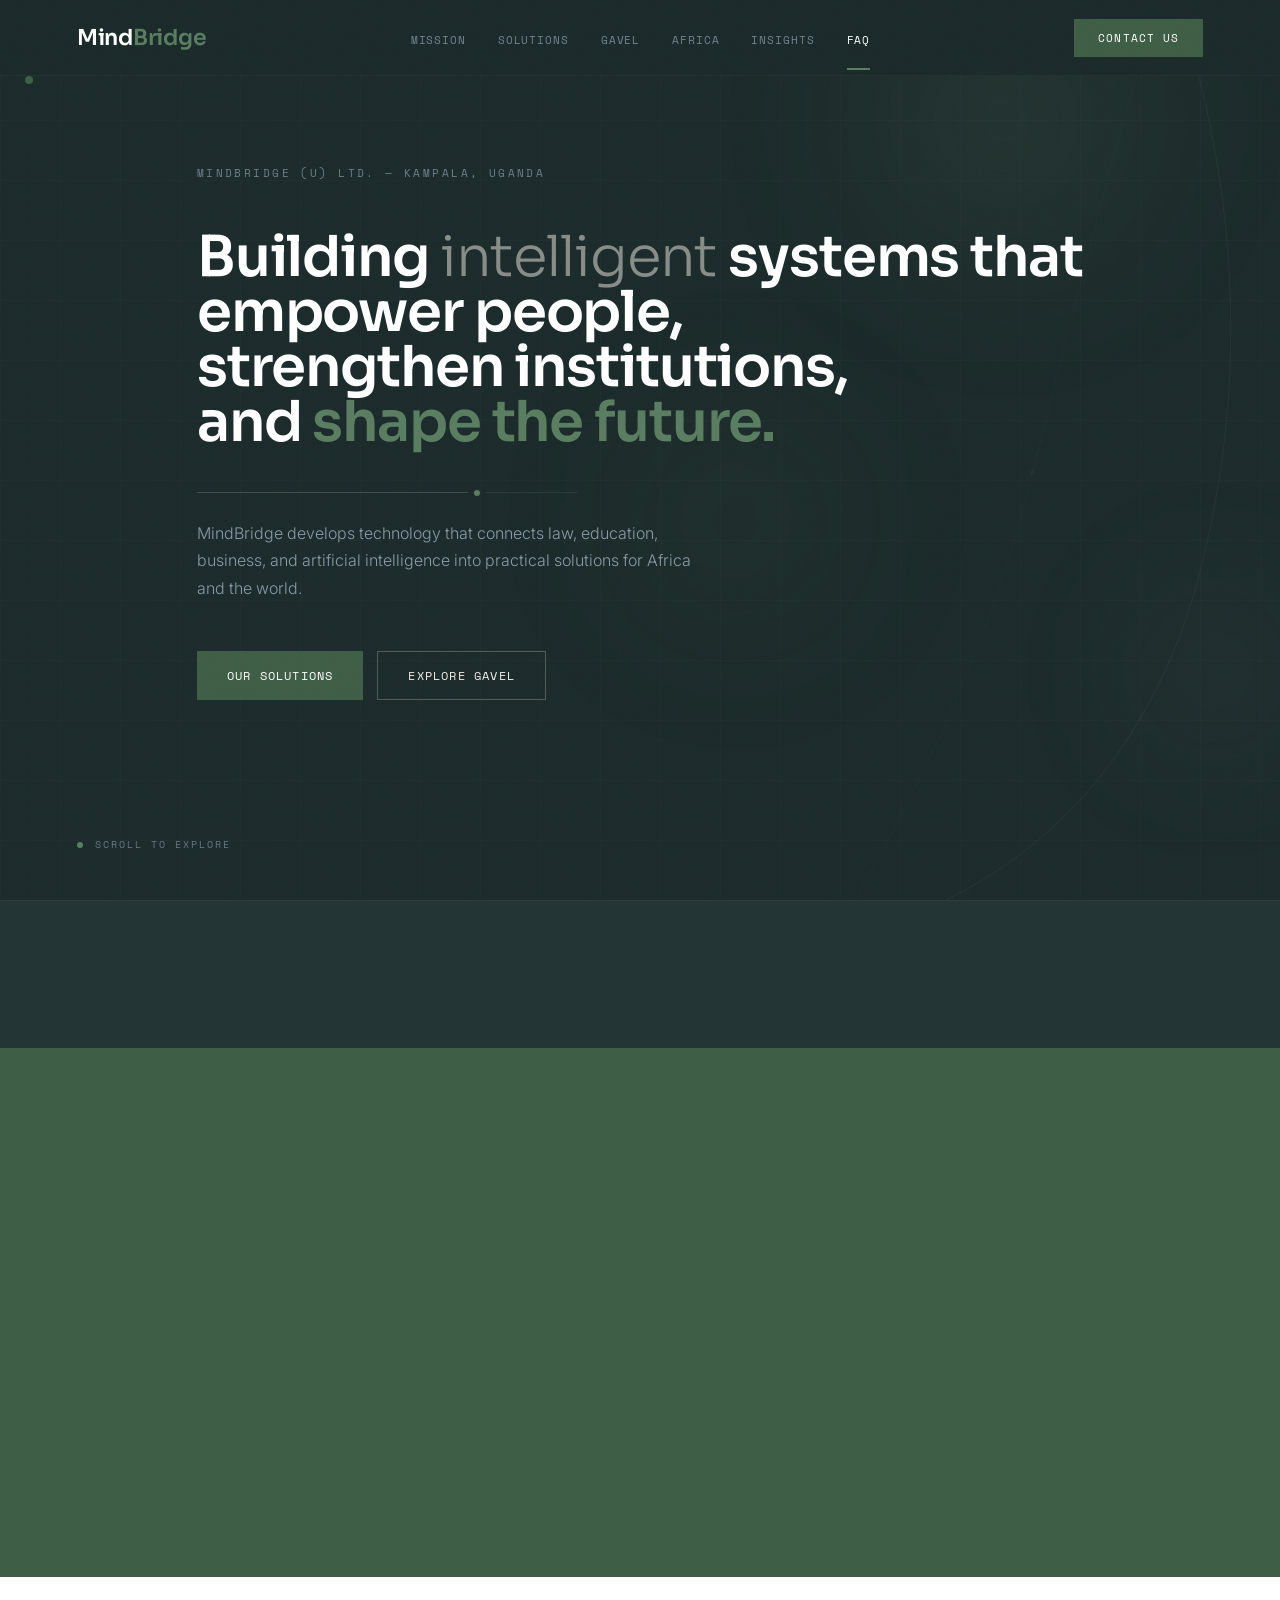
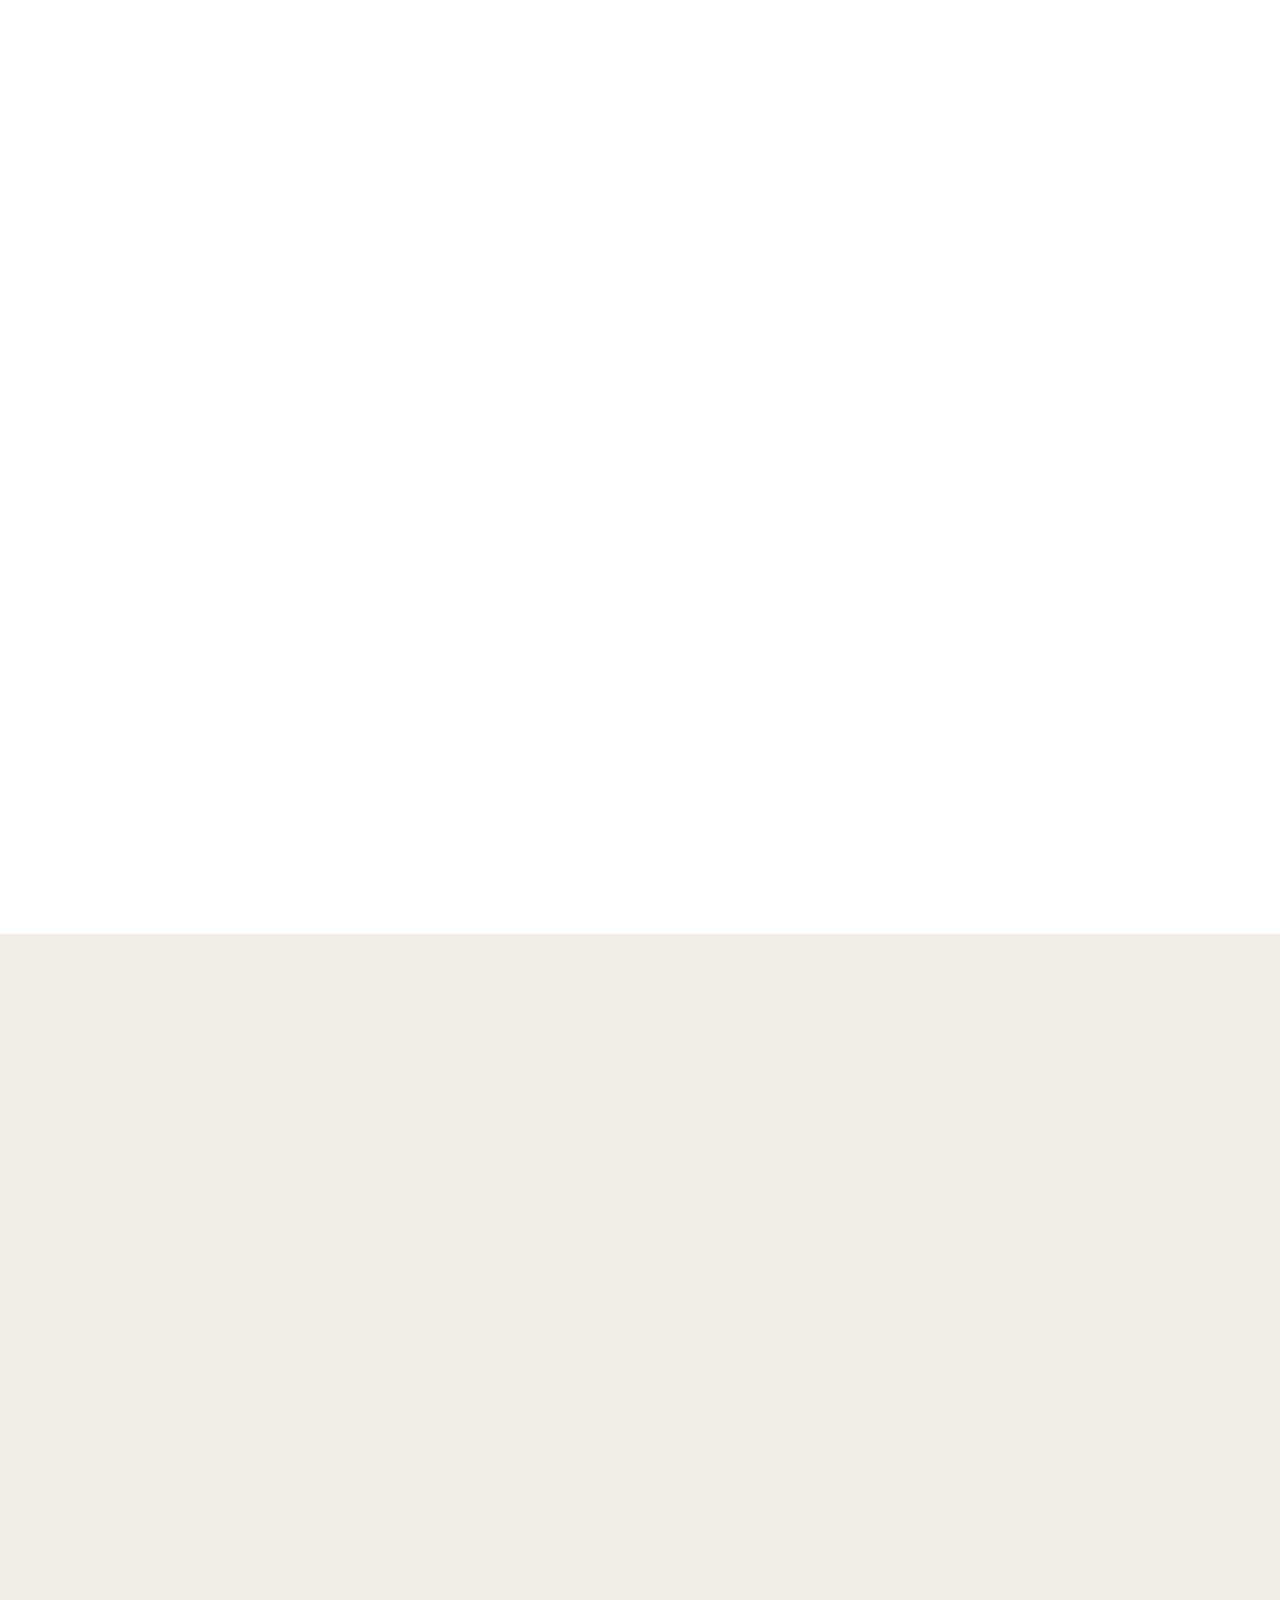
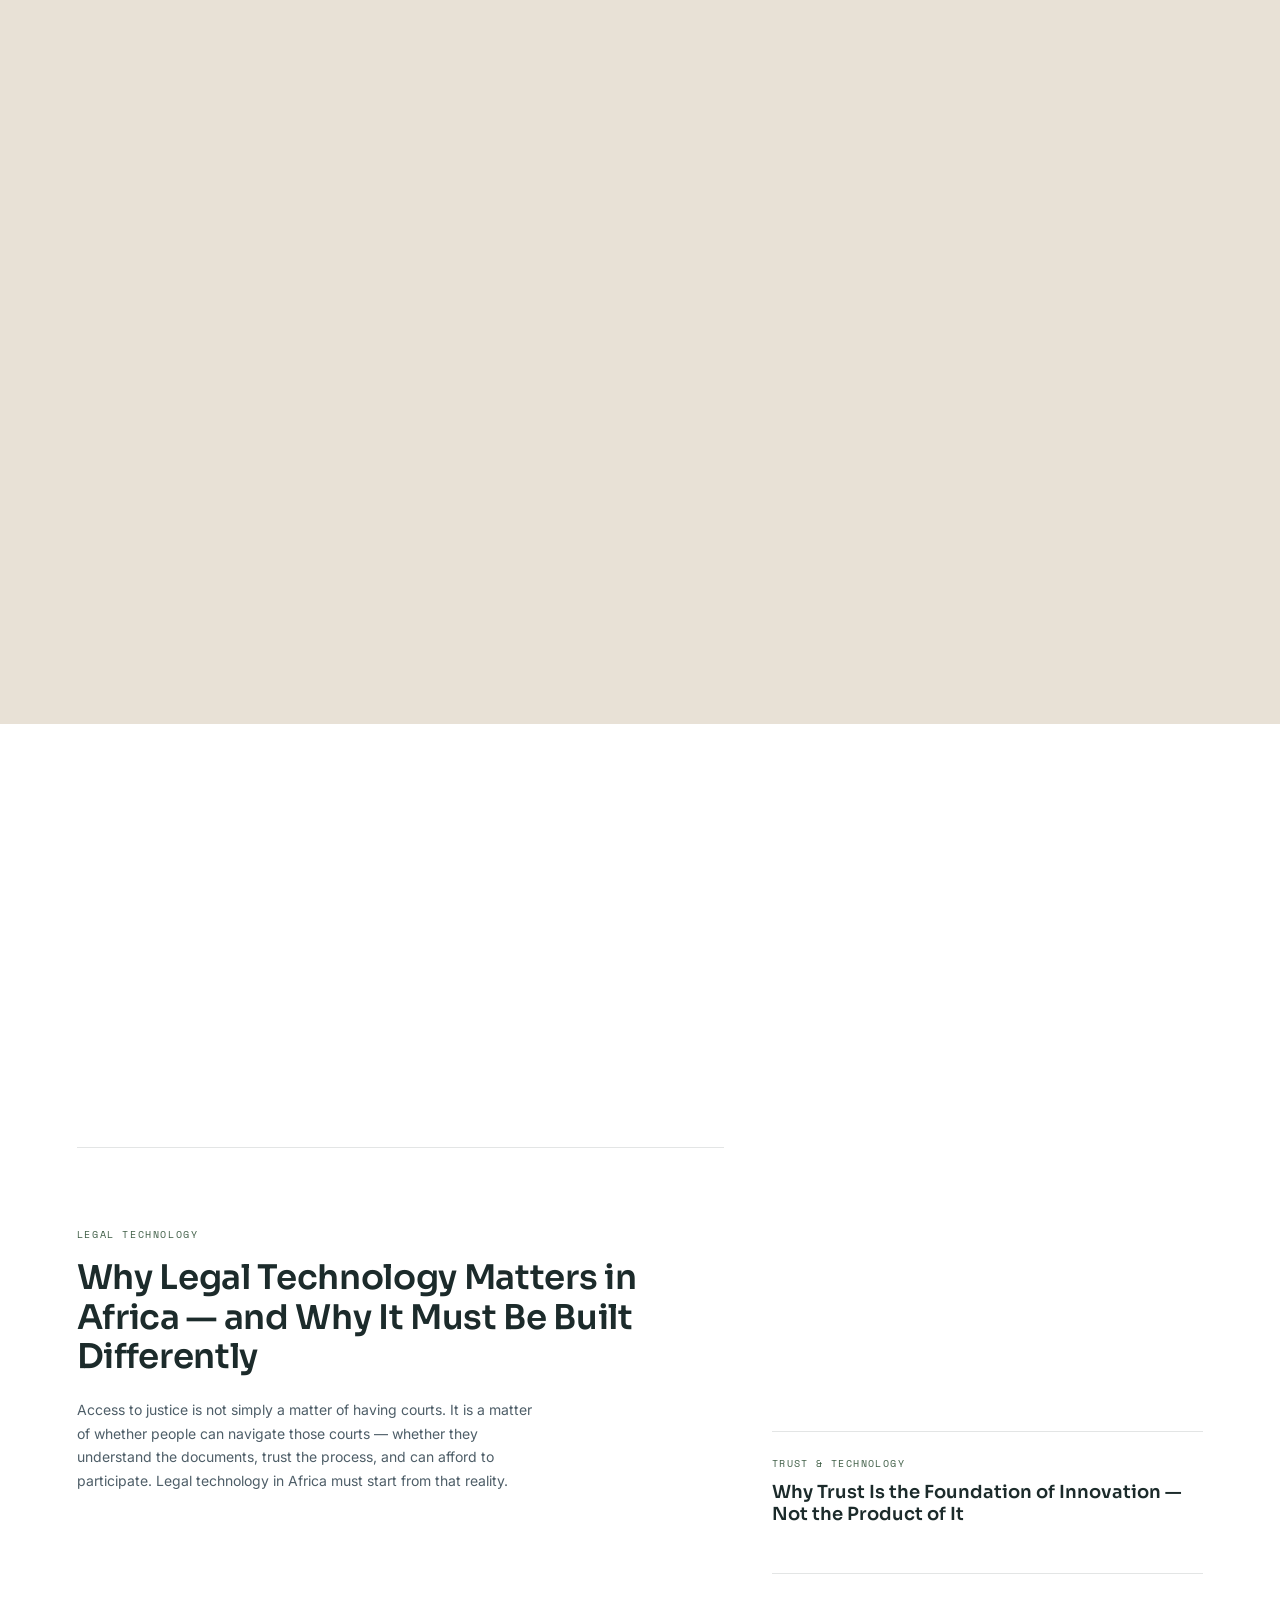
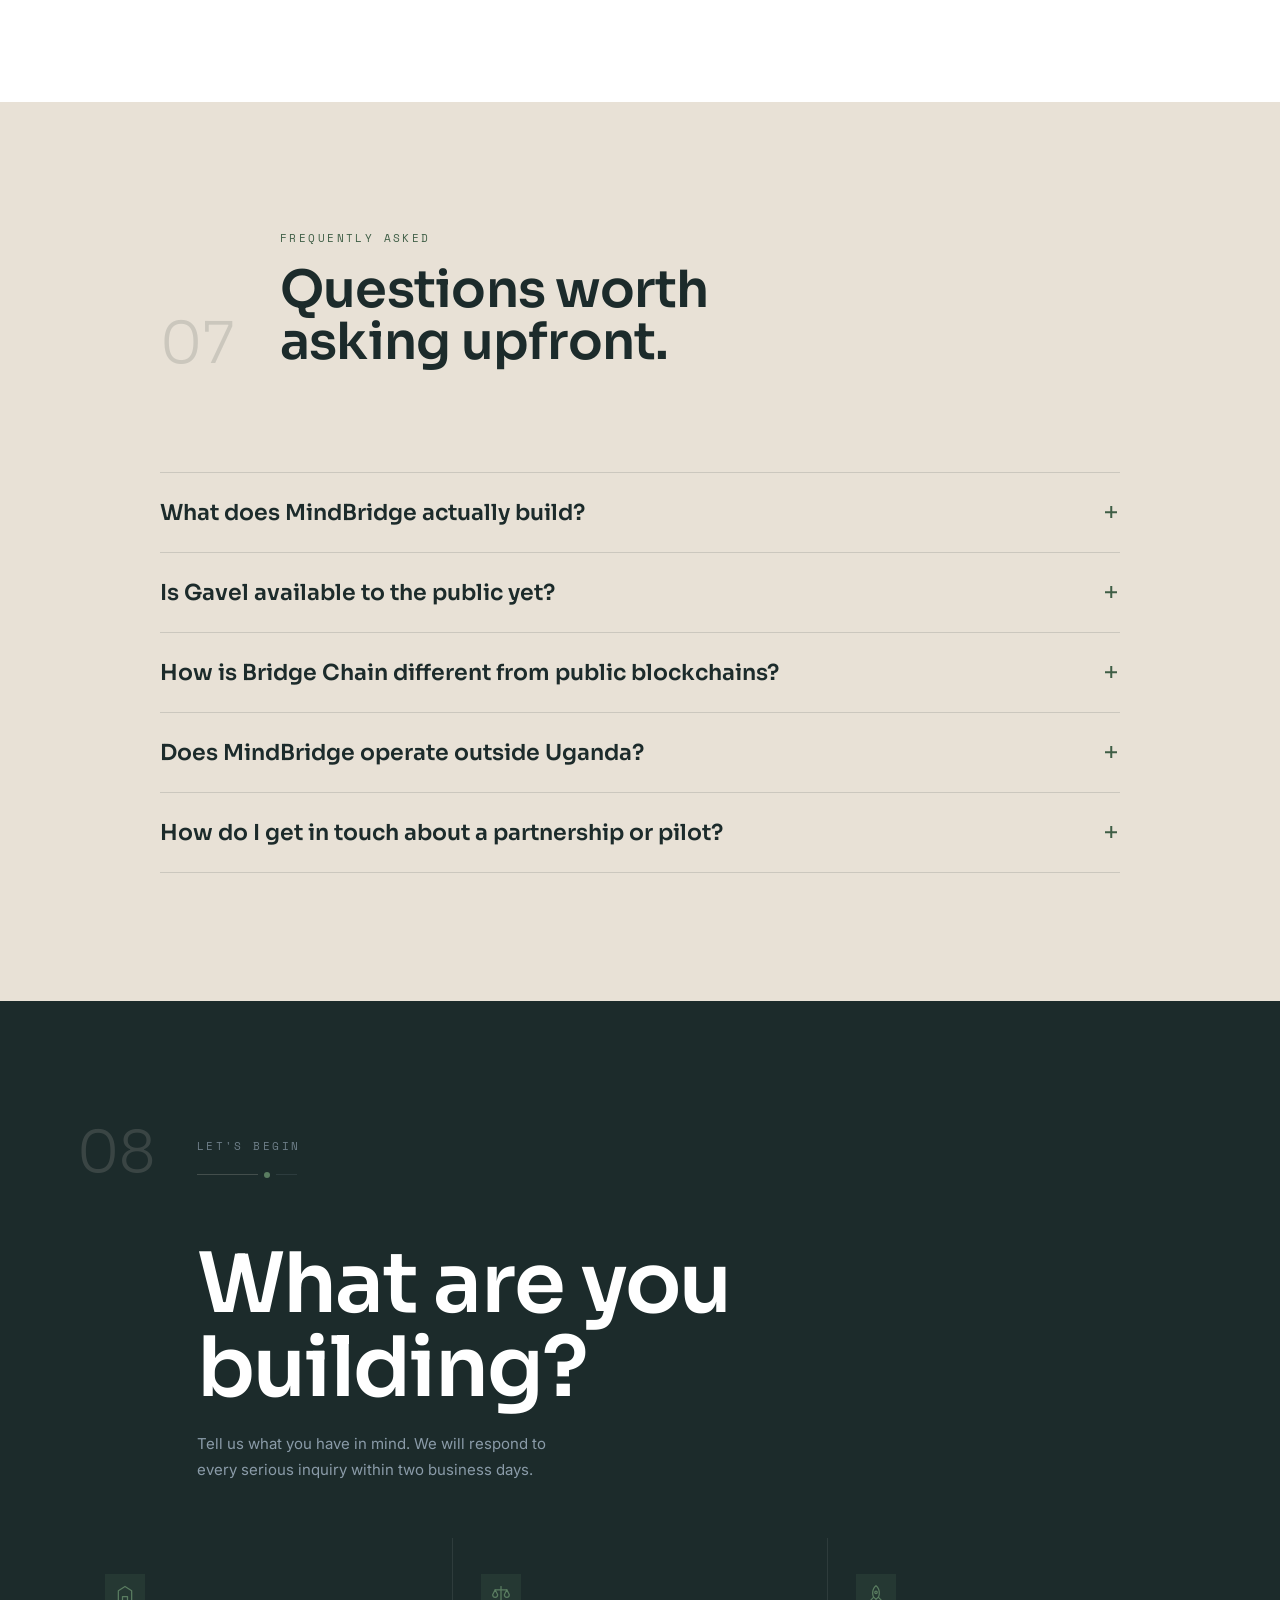
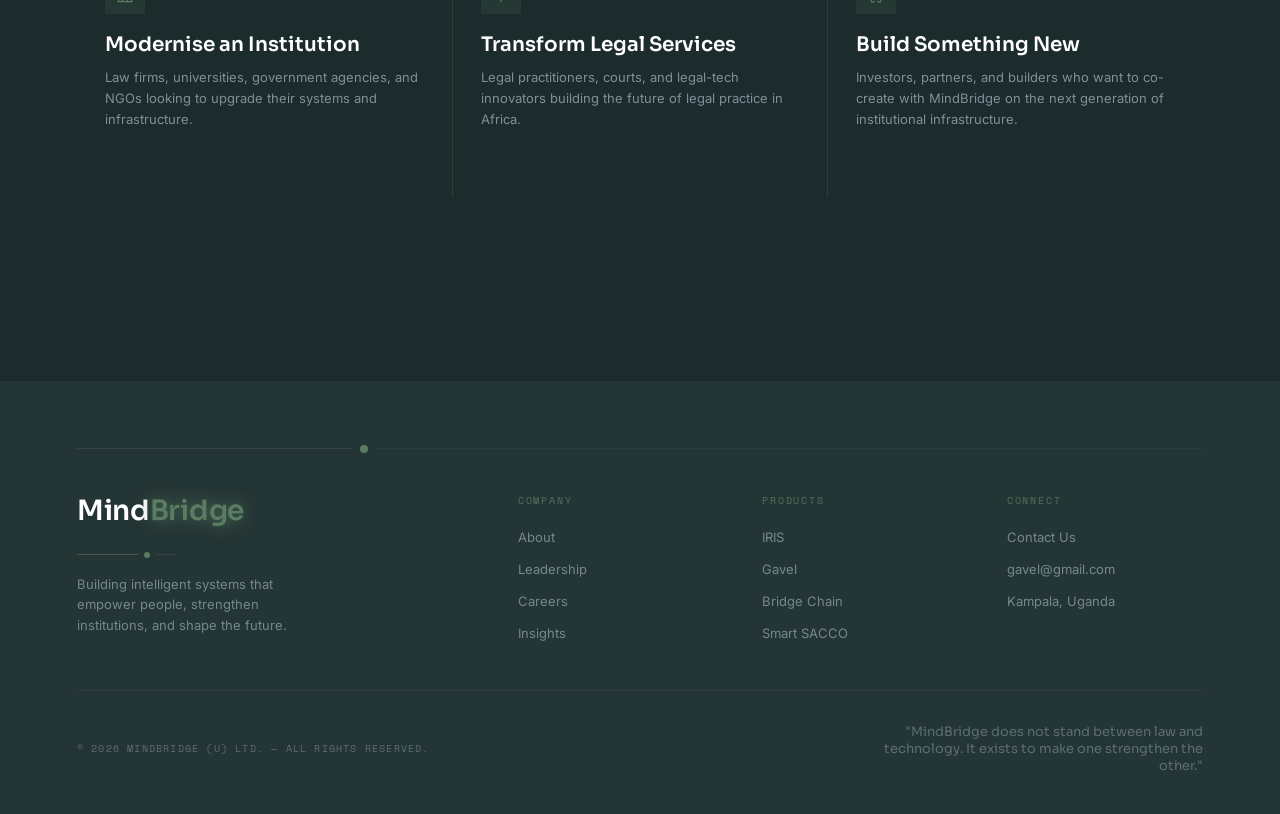
<file: index.html>
<!DOCTYPE html>
<html lang="en">
<head>
<meta charset="UTF-8">
<meta name="viewport" content="width=device-width, initial-scale=1.0">
<title>MindBridge — Building Intelligent Systems</title>
<meta name="description" content="MindBridge builds intelligent systems that connect law, education, business, and AI — starting in Uganda, built for institutions across Africa and the world.">
<meta name="theme-color" content="#1C2B2B">
<meta property="og:type" content="website">
<meta property="og:title" content="MindBridge — Building Intelligent Systems">
<meta property="og:description" content="MindBridge builds intelligent systems that connect law, education, business, and AI — starting in Uganda, built for institutions across Africa and the world.">
<link rel="icon" type="image/svg+xml" href="data:image/svg+xml,%3Csvg xmlns='http://www.w3.org/2000/svg' viewBox='0 0 32 32'%3E%3Crect width='32' height='32' rx='6' fill='%231C2B2B'/%3E%3Ctext x='16' y='22' font-family='Georgia,serif' font-size='18' fill='%235A7D61' text-anchor='middle'%3EM%3C/text%3E%3C/svg%3E">
<link rel="preconnect" href="https://fonts.googleapis.com">
<link rel="preconnect" href="https://fonts.gstatic.com" crossorigin>
<link href="https://fonts.googleapis.com/css2?family=Sora:wght@300;400;500;600;700&family=Inter:wght@300;400;500;600&family=Space+Mono:wght@400;700&display=swap" rel="stylesheet">
<link rel="stylesheet" href="css/style.css">
</head>
<body>

<a class="skip-link" href="#main-content">Skip to content</a>

<!-- ══ LOADING SCREEN ══ -->
<div id="loader">
  <div class="loader-word" id="lw">Mind<span class="vi">Bridge</span></div>
  <div class="loader-line-wrap">
    <div class="loader-bl" id="lbl"></div>
    <div class="loader-tail" id="ltail"></div>
  </div>
</div>

<!-- ══ SCROLL BRIDGE LINE ══ -->
<div id="scroll-bridge" aria-hidden="true">
  <div class="sb-track"></div>
  <div class="sb-fill" id="sb-fill"></div>
  <div class="sb-dot" id="sb-dot"></div>
</div>

<!-- ══ NAV ══ -->
<nav id="main-nav">
  <div class="nav-i">
    <a class="nav-logo" href="#" aria-label="MindBridge home">Mind<span class="vi">Bridge</span></a>
    <ul class="nav-links" id="nav-links">
      <li><a href="#mission">Mission</a></li>
      <li><a href="#capabilities">Solutions</a></li>
      <li><a href="#gavel">Gavel</a></li>
      <li><a href="#africa">Africa</a></li>
      <li><a href="#insights">Insights</a></li>
      <li><a href="#faq">FAQ</a></li>
      <li class="nav-links-cta-mobile"><button class="nav-cta" data-scroll-to="contact">Contact Us</button></li>
    </ul>
    <button class="nav-cta nav-cta-desktop" data-scroll-to="contact">Contact Us</button>
    <button class="nav-toggle" id="nav-toggle" aria-label="Toggle menu" aria-expanded="false" aria-controls="nav-links">
      <span></span><span></span><span></span>
    </button>
  </div>
</nav>

<main id="main-content">
<!-- ══════════════════════════
   HERO
══════════════════════════ -->
<section class="hero">
  <div class="hero-mesh" aria-hidden="true">
    <div class="mesh-blob mesh-blob-1"></div>
    <div class="mesh-blob mesh-blob-2"></div>
    <div class="mesh-blob mesh-blob-3"></div>
  </div>
  <div class="hero-grid"></div>
  <div class="hero-bg-leaf" aria-hidden="true">
    <svg viewBox="0 0 560 800" fill="none" preserveAspectRatio="xMaxYMid slice">
      <path d="M460 -20 C520 140 540 340 480 540 C420 720 300 800 160 840" stroke="white" stroke-width="1" opacity="0.04"/>
      <path d="M460 -20 C420 100 380 260 340 420 C300 580 240 700 160 840" stroke="white" stroke-width="0.7" opacity="0.028"/>
      <path d="M460 -20 C500 100 530 240 520 400 C508 540 460 660 380 760" stroke="white" stroke-width="0.5" opacity="0.02"/>
      <path d="M460 -20 L340 420" stroke="white" stroke-width="0.4" opacity="0.032"/>
      <circle cx="460" cy="-20" r="4" fill="white" opacity="0.035"/>
      <circle cx="340" cy="420" r="2.5" fill="white" opacity="0.025"/>
    </svg>
  </div>
  <div class="hero-body">
    <div class="hero-eye reveal"><span class="ey dk">MindBridge (U) Ltd. — Kampala, Uganda</span></div>
    <h1 class="hero-display reveal delay-1">
      Building <em>intelligent</em> systems that<br>
      empower people,<br>
      strengthen institutions,<br>
      and <span class="vi">shape the future.</span>
    </h1>
    <div class="hero-bl reveal delay-2">
      <div class="bl dk sm"><div class="s"></div><div class="d"></div><div class="t"></div></div>
    </div>
    <p class="hero-sub reveal delay-3">MindBridge develops technology that connects law, education, business, and artificial intelligence into practical solutions for Africa and the world.</p>
    <div class="hero-actions reveal delay-4">
      <button class="btn btn-v" data-scroll-to="capabilities">Our Solutions</button>
      <button class="btn btn-o" data-scroll-to="gavel">Explore Gavel</button>
    </div>
  </div>
  <div class="scroll-hint reveal delay-5">
    <div class="scroll-hint-line">
      <div class="scroll-dot"></div>
      <span class="scroll-label">Scroll to explore</span>
    </div>
  </div>
</section>

<div class="stats-strip">
  <div class="stats-inner">
    <div class="stat reveal"><div class="stat-num"><span class="stat-count" data-count="4">0</span><span class="vi">+</span></div><div class="stat-lbl">Core Products</div></div>
    <div class="stat reveal delay-1"><div class="stat-num"><span class="vi stat-count" data-count="1">0</span></div><div class="stat-lbl">Unified Identity Record</div></div>
    <div class="stat reveal delay-2"><div class="stat-num"><span class="stat-count" data-count="6">0</span><span class="vi">+</span></div><div class="stat-lbl">Sectors Served</div></div>
    <div class="stat reveal delay-3"><div class="stat-num"><span class="vi">∞</span></div><div class="stat-lbl">Built to Scale</div></div>
  </div>
</div>

<!-- ══════════════════════════
   MISSION
══════════════════════════ -->
<div id="mission" class="mission">
  <div class="mission-i reveal">
    <div class="mission-label">Our guiding<br>principle</div>
    <div class="mission-text">MindBridge exists to connect human intelligence, law, technology, and opportunity through thoughtful innovation.</div>
  </div>
</div>

<!-- ══════════════════════════
   PRINCIPLES
══════════════════════════ -->
<section id="principles" class="principles">
  <div class="principles-inner">
    <div class="ed-head reveal">
      <div class="ed-num">02</div>
      <div>
        <span class="ey v">Design &amp; Operating Philosophy</span>
        <div class="ed-title lg">Four qualities.<br>Every decision.</div>
      </div>
    </div>
    <div class="principles-grid">
      <button class="pc reveal" type="button" data-pc="0">
        <div class="pc-num">I</div>
        <div class="pc-body-col">
          <div class="pc-row-top">
            <div class="pc-title">Intelligent</div>
            <div class="pc-hint">Tap to explore</div>
          </div>
          <div class="pc-body">Technology that solves real problems with precision. Every system we build is grounded in deep research and disciplined thinking — never feature-led, always mission-led.</div>
        </div>
      </button>
      <button class="pc reveal" type="button" data-pc="1">
        <div class="pc-num">II</div>
        <div class="pc-body-col">
          <div class="pc-row-top">
            <div class="pc-title">Human</div>
            <div class="pc-hint">Tap to explore</div>
          </div>
          <div class="pc-body">Systems designed for people, not processes. Accessibility is not a feature — it is the foundation. If the most constrained user can navigate it, everyone can.</div>
        </div>
      </button>
      <button class="pc reveal" type="button" data-pc="2">
        <div class="pc-num">III</div>
        <div class="pc-body-col">
          <div class="pc-row-top">
            <div class="pc-title">Enduring</div>
            <div class="pc-hint">Tap to explore</div>
          </div>
          <div class="pc-body">We build for decades, not release cycles. Infrastructure that institutions can depend on — long after the trends have passed and the headlines have moved on.</div>
        </div>
      </button>
      <button class="pc reveal" type="button" data-pc="3">
        <div class="pc-num">IV</div>
        <div class="pc-body-col">
          <div class="pc-row-top">
            <div class="pc-title">Purposeful</div>
            <div class="pc-hint">Tap to explore</div>
          </div>
          <div class="pc-body">Nothing we build exists without a reason. Every feature, every interface, every interaction must serve the mission. If it cannot justify its presence, it does not ship.</div>
        </div>
      </button>
    </div>
  </div>
</section>

<!-- ══════════════════════════
   CAPABILITIES
══════════════════════════ -->
<section id="capabilities" class="capabilities">
  <div class="cap-inner">
    <div class="ed-head reveal">
      <div class="ed-num">03</div>
      <div>
        <span class="ey v">The MindBridge Ecosystem</span>
        <div class="ed-title lg">One ecosystem. Four products.<br>Built to work as one.</div>
      </div>
    </div>
    <div class="cap-grid">
      <div class="cap-card reveal">
        <div class="cap-icon" aria-hidden="true"><svg viewBox="0 0 24 24" fill="none" stroke="currentColor" stroke-width="1.5" stroke-linecap="round" stroke-linejoin="round"><path d="M12 3l7 3v5c0 4.5-3 8-7 9-4-1-7-4.5-7-9V6l7-3z"/><path d="M9 12l2 2 4-4"/></svg></div>
        <div class="cap-name-col">
          <div class="cap-eye">IRIS</div>
          <div class="cap-name">Identity Infrastructure</div>
        </div>
        <div class="cap-copy">
          <div class="cap-body">One verified record, recognised across every institution and transaction in Uganda.</div>
          <div class="cap-more">The identity spine of the MindBridge ecosystem — built on Bridge Chain for permanent, auditable verification across every institutional context.</div>
        </div>
      </div>
      <div class="cap-card reveal">
        <div class="cap-icon" aria-hidden="true"><svg viewBox="0 0 24 24" fill="none" stroke="currentColor" stroke-width="1.5" stroke-linecap="round" stroke-linejoin="round"><path d="M12 3v18"/><path d="M5 7h14"/><path d="M5 7l-3 6a3 3 0 006 0l-3-6z"/><path d="M19 7l-3 6a3 3 0 006 0l-3-6z"/></svg></div>
        <div class="cap-name-col">
          <div class="cap-eye">Gavel</div>
          <div class="cap-name">Legal Technology</div>
        </div>
        <div class="cap-copy">
          <div class="cap-body">Formalisation for Uganda's real economy — not just those who already know the system.</div>
          <div class="cap-more">Smart document creation, digital signatures, and identity-verified contracts. Legal access for individuals and businesses at every level of formality.</div>
        </div>
      </div>
      <div class="cap-card reveal">
        <div class="cap-icon" aria-hidden="true"><svg viewBox="0 0 24 24" fill="none" stroke="currentColor" stroke-width="1.5" stroke-linecap="round" stroke-linejoin="round"><path d="M9 15l6-6"/><path d="M8 12a4 4 0 010-6l2-2a4 4 0 016 6l-1 1"/><path d="M16 12a4 4 0 010 6l-2 2a4 4 0 01-6-6l1-1"/></svg></div>
        <div class="cap-name-col">
          <div class="cap-eye">Bridge Chain</div>
          <div class="cap-name">Blockchain Infrastructure</div>
        </div>
        <div class="cap-copy">
          <div class="cap-body">Immutable records. Verifiable history. A foundation that institutions can trust.</div>
          <div class="cap-more">Permissioned blockchain infrastructure that gives every transaction a permanent, tamper-proof record — the trust layer beneath everything MindBridge builds.</div>
        </div>
      </div>
      <div class="cap-card reveal">
        <div class="cap-icon" aria-hidden="true"><svg viewBox="0 0 24 24" fill="none" stroke="currentColor" stroke-width="1.5" stroke-linecap="round" stroke-linejoin="round"><path d="M3 10l9-6 9 6"/><path d="M5 10v9M9 10v9M15 10v9M19 10v9"/><path d="M3 21h18"/></svg></div>
        <div class="cap-name-col">
          <div class="cap-eye">Smart SACCO</div>
          <div class="cap-name">Cooperative Finance</div>
        </div>
        <div class="cap-copy">
          <div class="cap-body">Identity-first financial infrastructure for Uganda's cooperative sector.</div>
          <div class="cap-more">Built on IRIS and Bridge Chain, Smart SACCO connects Uganda's informal savings groups to formal financial systems — without erasing what makes them work.</div>
        </div>
      </div>
      <div class="cap-card reveal">
        <div class="cap-icon" aria-hidden="true"><svg viewBox="0 0 24 24" fill="none" stroke="currentColor" stroke-width="1.5" stroke-linecap="round" stroke-linejoin="round"><circle cx="12" cy="12" r="3"/><path d="M12 3v3M12 18v3M3 12h3M18 12h3M5.6 5.6l2.1 2.1M16.3 16.3l2.1 2.1M5.6 18.4l2.1-2.1M16.3 7.7l2.1-2.1"/></svg></div>
        <div class="cap-name-col">
          <div class="cap-eye">AI Research</div>
          <div class="cap-name">Applied Intelligence</div>
        </div>
        <div class="cap-copy">
          <div class="cap-body">AI systems designed for African legal and institutional contexts — not adapted, built here.</div>
          <div class="cap-more">Legal document intelligence, natural language processing for Luganda and English, and predictive analytics grounded in Uganda's real institutional landscape.</div>
        </div>
      </div>
      <div class="cap-card reveal">
        <div class="cap-icon" aria-hidden="true"><svg viewBox="0 0 24 24" fill="none" stroke="currentColor" stroke-width="1.5" stroke-linecap="round" stroke-linejoin="round"><path d="M6 3v18"/><path d="M6 4h11l-3 4 3 4H6"/></svg></div>
        <div class="cap-name-col">
          <div class="cap-eye">Governance</div>
          <div class="cap-name">Digital Governance</div>
        </div>
        <div class="cap-copy">
          <div class="cap-body">Infrastructure for government agencies, courts, and public institutions.</div>
          <div class="cap-more">Inter-agency data sharing, citizen record management, and transparent public-sector operations built on the same identity and trust infrastructure as every other MindBridge product.</div>
        </div>
      </div>
    </div>
  </div>
</section>

<!-- ══════════════════════════
   GAVEL SHOWCASE
══════════════════════════ -->
<section id="gavel" class="gavel-showcase">
  <div class="gs-inner">
    <div class="gs-head reveal">
      <span class="ey dk">Featured Product</span>
      <div class="bl dk sm divider-sm"><div class="s"></div><div class="d"></div><div class="t"></div></div>
    </div>
    <div class="gs-layout">
      <div class="gs-num reveal">04</div>
      <div class="gs-left reveal">
        <div class="gs-subtitle">Gavel — Formalisation<br>Made Simple.</div>
        <div class="gs-body">The legal-tech platform for Uganda's real economy. Gavel connects individuals, businesses, and legal institutions through verified documentation, digital signatures, and trusted identity — making the formal legal system accessible to everyone.</div>
        <div class="gs-phases">
          <div class="gs-phase current">
            <div class="gs-phase-dot"></div>
            <div class="gs-phase-name">Phase One — Informal Economy</div>
            <div class="gs-phase-tag">Active</div>
          </div>
          <div class="gs-phase">
            <div class="gs-phase-dot"></div>
            <div class="gs-phase-name">Phase Two — SME &amp; Professional</div>
            <div class="gs-phase-tag">Planned</div>
          </div>
          <div class="gs-phase">
            <div class="gs-phase-dot"></div>
            <div class="gs-phase-name">Phase Three — Institutional</div>
            <div class="gs-phase-tag">Planned</div>
          </div>
        </div>
        <div class="gs-cta">
          <button class="btn btn-v" data-scroll-to="contact">Request Early Access</button>
        </div>
      </div>

      <!-- Animated mockup -->
      <div class="gs-mockup reveal delay-2" id="gavel-mockup">
        <div class="gm-topbar">
          <div class="gm-dots">
            <div class="gm-dot"></div><div class="gm-dot"></div><div class="gm-dot"></div>
          </div>
          <div class="gm-title">gavel.mindbridge.co — Dashboard</div>
        </div>
        <div class="gm-body">
          <!-- Stats -->
          <div class="gm-stats">
            <div class="gm-stat">
              <div class="gm-stat-num" id="gm-stat-1">0</div>
              <div class="gm-stat-lbl">Documents</div>
            </div>
            <div class="gm-stat">
              <div class="gm-stat-num"><span id="gm-stat-2">0</span><span class="vi">%</span></div>
              <div class="gm-stat-lbl">Verified</div>
            </div>
            <div class="gm-stat">
              <div class="gm-stat-num" id="gm-stat-3">0</div>
              <div class="gm-stat-lbl">Active Cases</div>
            </div>
          </div>
          <!-- Progress -->
          <div class="gm-progress">
            <div class="gm-prog-label">Identity Verification Progress</div>
            <div class="gm-prog-track">
              <div class="gm-prog-fill" id="gm-progress"></div>
            </div>
          </div>
          <!-- Documents -->
          <div class="gm-docs">
            <div class="gm-doc" id="gm-doc-1">
              <div class="gm-doc-icon" aria-hidden="true">📄</div>
              <div class="gm-doc-info">
                <div class="gm-doc-name">Tenancy Agreement — Plot 14, Ntinda</div>
                <div class="gm-doc-meta">IRIS-UG-2025-0041 · 2 parties</div>
              </div>
              <div class="gm-doc-status verified">Verified</div>
            </div>
            <div class="gm-doc" id="gm-doc-2">
              <div class="gm-doc-icon" aria-hidden="true">📋</div>
              <div class="gm-doc-info">
                <div class="gm-doc-name">Business Partnership Agreement</div>
                <div class="gm-doc-meta">GVL-DOC-2025-0189 · 3 parties</div>
              </div>
              <div class="gm-doc-status verified">Verified</div>
            </div>
            <div class="gm-doc" id="gm-doc-3">
              <div class="gm-doc-icon" aria-hidden="true">⚖️</div>
              <div class="gm-doc-info">
                <div class="gm-doc-name">Affidavit of Identity — Court Submission</div>
                <div class="gm-doc-meta">GVL-DOC-2025-0201 · Pending review</div>
              </div>
              <div class="gm-doc-status pending">Pending</div>
            </div>
          </div>
        </div>
      </div>
    </div>
  </div>
</section>

<!-- ══════════════════════════
   AFRICA MAP
══════════════════════════ -->
<section id="africa" class="africa">
  <div class="africa-inner">
    <div class="africa-head reveal">
      <span class="ey v">Built for Africa. Designed for the World.</span>
      <div class="bl sm divider-sm"><div class="s"></div><div class="d"></div><div class="t"></div></div>
    </div>
    <div class="africa-layout">
      <div class="africa-num reveal">05</div>
      <div class="africa-text reveal">
        <div class="at-title">Rooted in Uganda.<br>Reaching every institution<br>that needs us.</div>
        <div class="at-body">MindBridge begins where the need is greatest — Uganda's legal, financial, and educational systems. But the infrastructure we build is designed to scale across Africa and serve institutional needs anywhere in the world.</div>
        <div class="africa-hubs">
          <div class="hub-item"><div class="hub-dot"></div><span class="hub-name">Kampala, Uganda</span><span class="hub-tag">Headquarters</span></div>
          <div class="hub-item inactive"><div class="hub-dot"></div><span class="hub-name">Nairobi, Kenya</span><span class="hub-tag">Expansion</span></div>
          <div class="hub-item inactive"><div class="hub-dot"></div><span class="hub-name">Lagos, Nigeria</span><span class="hub-tag">Future</span></div>
          <div class="hub-item inactive"><div class="hub-dot"></div><span class="hub-name">Accra, Ghana</span><span class="hub-tag">Future</span></div>
        </div>
      </div>

      <!-- SVG Africa Map -->
      <div class="africa-map-wrap reveal delay-2">
        <svg id="africa-map" viewBox="0 0 300 340" fill="none" xmlns="http://www.w3.org/2000/svg" role="img" aria-label="Map showing MindBridge's hub in Kampala connecting to expansion cities across Africa">
          <!-- Africa outline — simplified clean path -->
          <path d="M120 10 C100 8 80 14 65 26 C50 38 42 55 38 72 C34 89 34 107 36 122 C38 137 42 150 38 162 C34 174 26 183 22 196 C18 209 20 225 26 240 C32 255 42 268 54 278 C66 288 80 294 95 296 C110 298 126 295 140 288 C154 281 166 270 175 257 C184 244 189 229 192 215 C195 201 195 187 194 174 C193 161 190 148 192 136 C194 124 202 114 206 103 C210 92 210 79 207 68 C204 57 197 48 188 41 C179 34 168 30 158 26 C148 22 135 12 120 10Z"
            fill="none" stroke="rgba(28,43,43,0.15)" stroke-width="1.5"/>

          <!-- Interior texture lines -->
          <path d="M80 80 C90 100 95 130 88 155" stroke="rgba(28,43,43,0.06)" stroke-width="1" fill="none"/>
          <path d="M140 50 C145 80 148 110 142 140" stroke="rgba(28,43,43,0.06)" stroke-width="1" fill="none"/>
          <path d="M60 140 C80 145 110 148 140 145" stroke="rgba(28,43,43,0.06)" stroke-width="1" fill="none"/>

          <!-- Connection lines between hubs -->
          <!-- Kampala → Nairobi -->
          <path id="mc-1" class="map-connection" d="M148 178 C160 175 168 170 175 162"/>
          <!-- Kampala → Lagos -->
          <path id="mc-2" class="map-connection" d="M148 178 C130 165 100 148 75 130"/>
          <!-- Kampala → Accra -->
          <path id="mc-3" class="map-connection" d="M148 178 C120 170 90 160 65 148"/>
          <!-- Kampala → World (north) -->
          <path id="mc-4" class="map-connection" d="M148 178 C150 140 148 100 142 60" stroke="rgba(90,125,97,0.3)"/>

          <!-- Kampala (HQ) — pulsing -->
          <circle id="mp-kampala" class="map-pulse" cx="148" cy="178" r="5" fill="#3F5E46"/>
          <circle id="mr-kampala" class="map-pulse-ring" cx="148" cy="178" r="4"/>

          <!-- Nairobi -->
          <circle id="mp-nairobi" class="map-pulse" cx="178" cy="160" r="3.5" fill="#8A9BA8" opacity="0"/>
          <!-- Lagos -->
          <circle id="mp-lagos" class="map-pulse" cx="72" cy="128" r="3.5" fill="#8A9BA8" opacity="0"/>
          <!-- Accra -->
          <circle id="mp-accra" class="map-pulse" cx="62" cy="146" r="3.5" fill="#8A9BA8" opacity="0"/>

          <!-- Labels -->
          <text x="152" y="192" font-family="Space Mono" font-size="7" fill="rgba(63,94,70,0.7)" letter-spacing="0.05em">Kampala</text>
          <text x="180" y="158" font-family="Space Mono" font-size="6" fill="rgba(138,155,168,0.4)" letter-spacing="0.04em">Nairobi</text>
          <text x="52" y="122" font-family="Space Mono" font-size="6" fill="rgba(138,155,168,0.35)" letter-spacing="0.04em">Lagos</text>
        </svg>
      </div>
    </div>
  </div>
</section>

<!-- ══════════════════════════
   INSIGHTS
══════════════════════════ -->
<section id="insights" class="insights">
  <div class="insights-inner">
    <div class="ed-head reveal">
      <div class="ed-num">06</div>
      <div>
        <span class="ey v">Insights</span>
        <div class="ed-title lg">Thinking carefully about technology,<br>law, and the institutions that shape society.</div>
      </div>
    </div>
    <div class="insights-grid">
      <button class="ins-card featured reveal" type="button">
        <div class="ins-cat">Legal Technology</div>
        <div class="ins-title">Why Legal Technology Matters in Africa — and Why It Must Be Built Differently</div>
        <div class="ins-underline"></div>
        <div class="ins-body">Access to justice is not simply a matter of having courts. It is a matter of whether people can navigate those courts — whether they understand the documents, trust the process, and can afford to participate. Legal technology in Africa must start from that reality.</div>
        <div class="ins-read">5 min read</div>
      </button>
      <div class="ins-side">
        <button class="ins-small reveal delay-1" type="button">
          <div class="ins-small-cat">AI &amp; Society</div>
          <div class="ins-small-title">Building Human-Centred AI for Institutional Contexts</div>
          <div class="ins-read-time">4 min read</div>
        </button>
        <button class="ins-small reveal delay-2" type="button">
          <div class="ins-small-cat">Digital Governance</div>
          <div class="ins-small-title">Digital Transformation for Institutions That Cannot Afford to Get It Wrong</div>
          <div class="ins-read-time">6 min read</div>
        </button>
        <button class="ins-small reveal delay-3" type="button">
          <div class="ins-small-cat">Trust &amp; Technology</div>
          <div class="ins-small-title">Why Trust Is the Foundation of Innovation — Not the Product of It</div>
          <div class="ins-read-time">3 min read</div>
        </button>
      </div>
    </div>
  </div>
</section>

<!-- ══════════════════════════
   FAQ
══════════════════════════ -->
<section id="faq" class="faq">
  <div class="faq-inner">
    <div class="ed-head reveal">
      <div class="ed-num">07</div>
      <div>
        <span class="ey v">Frequently Asked</span>
        <div class="ed-title lg">Questions worth<br>asking upfront.</div>
      </div>
    </div>
    <div class="faq-list">
      <div class="faq-item reveal">
        <button class="faq-q" type="button" aria-expanded="false">
          <span>What does MindBridge actually build?</span>
          <span class="faq-icon" aria-hidden="true"></span>
        </button>
        <div class="faq-a"><p>Four connected products on one foundation: IRIS for verified identity, Gavel for legal documentation, Bridge Chain as the trust and audit layer, and Smart SACCO for cooperative finance. Every product references the same identity record instead of duplicating it.</p></div>
      </div>
      <div class="faq-item reveal delay-1">
        <button class="faq-q" type="button" aria-expanded="false">
          <span>Is Gavel available to the public yet?</span>
          <span class="faq-icon" aria-hidden="true"></span>
        </button>
        <div class="faq-a"><p>Gavel is currently in Phase One, focused on Uganda's informal economy. Request early access through the contact form below and we'll reach out as later phases open to SMEs and institutions.</p></div>
      </div>
      <div class="faq-item reveal delay-2">
        <button class="faq-q" type="button" aria-expanded="false">
          <span>How is Bridge Chain different from public blockchains?</span>
          <span class="faq-icon" aria-hidden="true"></span>
        </button>
        <div class="faq-a"><p>Bridge Chain is permissioned infrastructure built for institutions, not speculation. Every participant is identity-verified through IRIS, and the chain exists to make records auditable and tamper-proof — not to be traded.</p></div>
      </div>
      <div class="faq-item reveal delay-3">
        <button class="faq-q" type="button" aria-expanded="false">
          <span>Does MindBridge operate outside Uganda?</span>
          <span class="faq-icon" aria-hidden="true"></span>
        </button>
        <div class="faq-a"><p>Not yet. We're deliberately starting where the need is greatest, proving the infrastructure in Uganda, then expanding to Nairobi, Lagos, and Accra as each product matures.</p></div>
      </div>
      <div class="faq-item reveal delay-4">
        <button class="faq-q" type="button" aria-expanded="false">
          <span>How do I get in touch about a partnership or pilot?</span>
          <span class="faq-icon" aria-hidden="true"></span>
        </button>
        <div class="faq-a"><p>Use the "What are you building?" form below and choose the path closest to your goal. Every serious inquiry gets a response within two business days.</p></div>
      </div>
    </div>
  </div>
</section>

<!-- ══════════════════════════
   CONTACT
══════════════════════════ -->
<section id="contact" class="contact-section">
  <div class="contact-inner">
    <div class="contact-head ed-head">
      <div class="ed-num on-dark">08</div>
      <div>
        <span class="ey dk">Let's Begin</span>
        <div class="bl dk sm divider-sm"><div class="s"></div><div class="d"></div><div class="t"></div></div>
      </div>
    </div>
    <div class="contact-q reveal">What are you<br>building?</div>
    <p class="reveal section-intro on-dark">Tell us what you have in mind. We will respond to every serious inquiry within two business days.</p>

    <div class="contact-paths">
      <button class="cp reveal" type="button" data-path="institution">
        <span class="cp-icon" aria-hidden="true"><svg viewBox="0 0 24 24" fill="none" stroke="currentColor" stroke-width="1.5" stroke-linecap="round" stroke-linejoin="round"><path d="M4 21V8l8-5 8 5v13"/><path d="M9 21v-6h6v6"/><path d="M4 21h16"/></svg></span>
        <div class="cp-title">Modernise an Institution</div>
        <div class="cp-desc">Law firms, universities, government agencies, and NGOs looking to upgrade their systems and infrastructure.</div>
        <div class="cp-select">Selected →</div>
      </button>
      <button class="cp reveal delay-1" type="button" data-path="legal">
        <span class="cp-icon" aria-hidden="true"><svg viewBox="0 0 24 24" fill="none" stroke="currentColor" stroke-width="1.5" stroke-linecap="round" stroke-linejoin="round"><path d="M12 3v18"/><path d="M5 7h14"/><path d="M5 7l-3 6a3 3 0 006 0l-3-6z"/><path d="M19 7l-3 6a3 3 0 006 0l-3-6z"/></svg></span>
        <div class="cp-title">Transform Legal Services</div>
        <div class="cp-desc">Legal practitioners, courts, and legal-tech innovators building the future of legal practice in Africa.</div>
        <div class="cp-select">Selected →</div>
      </button>
      <button class="cp reveal delay-2" type="button" data-path="new">
        <span class="cp-icon" aria-hidden="true"><svg viewBox="0 0 24 24" fill="none" stroke="currentColor" stroke-width="1.5" stroke-linecap="round" stroke-linejoin="round"><path d="M12 2c2.5 2 4 5.5 4 9 0 2-.5 3.5-1 4.5l-3 3-3-3c-.5-1-1-2.5-1-4.5 0-3.5 1.5-7 4-9z"/><circle cx="12" cy="10" r="1.5"/><path d="M9 16l-3 3 1 3 3-1M15 16l3 3-1 3-3-1"/></svg></span>
        <div class="cp-title">Build Something New</div>
        <div class="cp-desc">Investors, partners, and builders who want to co-create with MindBridge on the next generation of institutional infrastructure.</div>
        <div class="cp-select">Selected →</div>
      </button>
    </div>

    <div class="contact-form-wrap" id="contact-form-wrap">
      <div class="cf-context" id="cf-context"></div>
      <form class="contact-form" id="contact-form">
        <div class="fg">
          <label for="cf-name">Full Name</label>
          <input type="text" id="cf-name" name="name" placeholder="Your name" required>
        </div>
        <div class="fg">
          <label for="cf-org">Organisation</label>
          <input type="text" id="cf-org" name="organisation" placeholder="Company, firm, or institution">
        </div>
        <div class="fg">
          <label for="cf-email">Email Address</label>
          <input type="email" id="cf-email" name="email" placeholder="your@email.com" required>
        </div>
        <div class="fg">
          <label for="cf-country">Country</label>
          <input type="text" id="cf-country" name="country" placeholder="Uganda">
        </div>
        <div class="fg cf-full">
          <label for="cf-message">Tell us what you're building</label>
          <textarea id="cf-message" name="message" rows="4" placeholder="Describe what you have in mind — the problem, the goal, or simply where you are." required></textarea>
        </div>
        <div class="fg cf-full cf-start">
          <button class="btn btn-v" type="submit">Send Message</button>
          <div class="cf-status" id="cf-status" role="status" aria-live="polite"></div>
        </div>
      </form>
    </div>
  </div>
</section>
</main>

<button id="back-to-top" class="back-to-top" aria-label="Back to top" type="button">
  <svg viewBox="0 0 24 24" fill="none" stroke="currentColor" stroke-width="2" stroke-linecap="round" stroke-linejoin="round"><path d="M12 19V5"/><path d="M5 12l7-7 7 7"/></svg>
</button>

<!-- ══════════════════════════
   FOOTER
══════════════════════════ -->
<footer id="footer">
  <div class="footer-i">
    <div class="footer-bridge-complete" id="footer-bridge">
      <div class="fbc-left"></div>
      <div class="fbc-dot"></div>
      <div class="fbc-right"></div>
    </div>
    <div class="footer-top">
      <div class="f-brand">
        <div class="f-wm">Mind<span class="vi" id="footer-vi">Bridge</span></div>
        <div class="bl dk sm divider-sm"><div class="s"></div><div class="d"></div><div class="t"></div></div>
        <p class="f-tagline">Building intelligent systems that empower people, strengthen institutions, and shape the future.</p>
      </div>
      <div class="f-col">
        <div class="f-col-h">Company</div>
        <ul><li><a href="#">About</a></li><li><a href="#">Leadership</a></li><li><a href="#">Careers</a></li><li><a href="#insights">Insights</a></li></ul>
      </div>
      <div class="f-col">
        <div class="f-col-h">Products</div>
        <ul><li><a href="#capabilities">IRIS</a></li><li><a href="#gavel">Gavel</a></li><li><a href="#capabilities">Bridge Chain</a></li><li><a href="#capabilities">Smart SACCO</a></li></ul>
      </div>
      <div class="f-col">
        <div class="f-col-h">Connect</div>
        <ul>
          <li><a href="#contact">Contact Us</a></li>
          <li><a href="mailto:gavel@gmail.com">gavel@gmail.com</a></li>
          <li><span>Kampala, Uganda</span></li>
        </ul>
      </div>
    </div>
    <div class="footer-bottom">
      <div class="f-copy">© 2026 MindBridge (U) Ltd. — All rights reserved.</div>
      <div class="f-principle">"MindBridge does not stand between law and technology. It exists to make one strengthen the other."</div>
    </div>
  </div>
</footer>

<script src="js/main.js"></script>
</body>
</html>
</file>
<file: css/style.css>
/* ═══════════════════════════════
   DESIGN CONSTITUTION v2.0 — BOLD EDITORIAL
═══════════════════════════════ */
:root {
  --ink:         #1C2B2B;
  --ink-s:       #243535;
  --ink-m:       #2E4040;
  --parch:       #F2EDE4;
  --parch-d:     #E8E1D6;
  --verdant:     #3F5E46;
  --verdant-up:  #5A7D61;
  --verdant-p:   #EDF1EC;
  --slate:       #8A9BA8;
  --slate-lt:    #4E5E68;
  --slate-f:     rgba(138,155,168,0.1);
  --white:       #FFFFFF;
  --f-display: 'Sora', system-ui, sans-serif;
  --f-sans:  'Inter', system-ui, sans-serif;
  --f-mono:  'Space Mono', monospace;
  --ease: cubic-bezier(0.25, 0.46, 0.45, 0.94);
  --wrap-max: 1360px;
  --pad: clamp(20px, 6vw, 80px);
  --idx-w: 92px;
  --nav-h: 76px;
}
*, *::before, *::after { box-sizing: border-box; margin: 0; padding: 0; }
html { scroll-behavior: smooth; scroll-padding-top: var(--nav-h); }
body { font-family: var(--f-sans); background: var(--parch); color: var(--ink); -webkit-font-smoothing: antialiased; overflow-x: hidden; }

/* ── LOADING SCREEN ── */
#loader {
  position: fixed; inset: 0; z-index: 9999;
  background: var(--ink);
  display: flex; align-items: center; justify-content: center;
  flex-direction: column; gap: 28px;
  transition: opacity 0.6s var(--ease), visibility 0.6s;
}
#loader.done { opacity: 0; visibility: hidden; }
.loader-word {
  font-family: var(--f-display); font-size: clamp(36px, 7vw, 68px);
  font-weight: 600; color: var(--white); letter-spacing: -0.02em;
  opacity: 0; transform: translateY(10px);
  transition: opacity 0.5s var(--ease), transform 0.5s var(--ease);
}
.loader-word .vi { color: var(--verdant-up); }
.loader-word.show { opacity: 1; transform: translateY(0); }
.loader-bl {
  width: 0; height: 2px; max-width: 320px;
  background: var(--verdant-up);
  transition: width 1.2s var(--ease);
  position: relative;
}
.loader-bl::after {
  content: '';
  position: absolute; right: -4px; top: -3px;
  width: 8px; height: 8px;
  background: var(--verdant-up);
  opacity: 0; transition: opacity 0.3s;
}
.loader-bl.grow { width: 320px; }
.loader-bl.grow::after { opacity: 1; }
.loader-tail {
  width: 0; height: 1px; background: rgba(138,155,168,0.3);
  transition: width 0.8s 1.0s var(--ease);
}
.loader-tail.grow { width: 100px; }
.loader-line-wrap { display: flex; align-items: center; }

/* ── SCROLL BRIDGE LINE ── */
#scroll-bridge {
  position: fixed; left: 28px; top: var(--nav-h); bottom: 0;
  width: 2px; z-index: 100; pointer-events: none;
}
.sb-track { position: absolute; inset: 0; background: rgba(28,43,43,0.06); }
.sb-fill {
  position: absolute; top: 0; left: 0; right: 0;
  height: 0%; background: var(--verdant);
  transition: height 0.1s linear;
}
.sb-dot {
  position: absolute; left: -3px;
  width: 8px; height: 8px; border-radius: 50%;
  background: var(--verdant);
  transition: top 0.1s linear;
  top: 0%;
}
@media (max-width: 900px) { #scroll-bridge { display: none; } }

/* ── NAV ── */
nav {
  position: fixed; top: 0; left: 0; right: 0; z-index: 500;
  height: var(--nav-h);
  background: rgba(28,43,43,0.95);
  backdrop-filter: blur(16px);
  border-bottom: 1px solid rgba(255,255,255,0.04);
  transition: background 0.3s var(--ease);
}
nav.light {
  background: rgba(242,237,228,0.96);
  border-bottom: 1px solid rgba(28,43,43,0.08);
}
.nav-i {
  max-width: var(--wrap-max); margin: 0 auto; padding: 0 var(--pad);
  height: 100%; display: flex; align-items: center; justify-content: space-between;
}
.nav-logo {
  font-family: var(--f-display); font-size: 22px; font-weight: 600;
  color: var(--white); cursor: pointer; letter-spacing: -0.01em;
  text-decoration: none;
  transition: color 0.3s;
}
.nav-logo .vi { color: var(--verdant-up); }
nav.light .nav-logo { color: var(--ink); }
.nav-links { display: flex; gap: 32px; list-style: none; align-items: center; }
.nav-links a {
  font-family: var(--f-mono); font-size: 11px; letter-spacing: 0.08em; color: rgba(138,155,168,0.8);
  text-decoration: none; transition: color 0.2s; cursor: pointer;
  text-transform: uppercase;
}
.nav-links a:hover { color: var(--white); }
nav.light .nav-links a { color: var(--slate-lt); }
nav.light .nav-links a:hover { color: var(--ink); }
.nav-cta {
  font-family: var(--f-mono); font-size: 11px; font-weight: 400;
  letter-spacing: 0.1em; text-transform: uppercase;
  background: var(--verdant); color: var(--white);
  border: none; padding: 11px 24px; border-radius: 0;
  cursor: pointer; transition: background 0.2s, transform 0.2s;
}
.nav-cta:hover { background: var(--verdant-up); transform: translateY(-1px); }

.nav-links a.active { color: var(--white); position: relative; }
nav.light .nav-links a.active { color: var(--ink); }
.nav-links a.active::after {
  content: ''; position: absolute; left: 0; right: 0; bottom: -22px;
  height: 2px; background: var(--verdant-up);
}

/* Mobile nav toggle */
.nav-toggle {
  display: none; flex-direction: column; justify-content: center; gap: 5px;
  width: 32px; height: 32px; background: none; border: none; cursor: pointer;
  padding: 0; z-index: 600;
}
.nav-toggle span {
  display: block; width: 100%; height: 1.5px; background: var(--white);
  transition: transform 0.3s var(--ease), opacity 0.3s var(--ease), background 0.3s;
}
nav.light .nav-toggle span { background: var(--ink); }
.nav-toggle.active span:nth-child(1) { transform: translateY(6.5px) rotate(45deg); }
.nav-toggle.active span:nth-child(2) { opacity: 0; }
.nav-toggle.active span:nth-child(3) { transform: translateY(-6.5px) rotate(-45deg); }

.nav-links-cta-mobile { display: none; }

@media (max-width: 860px) {
  .nav-toggle { display: flex; }
  .nav-cta-desktop { display: none; }
  .nav-links {
    display: flex; flex-direction: column; align-items: flex-start; gap: 0;
    position: fixed; top: var(--nav-h); left: 0; right: 0;
    height: calc(100vh - var(--nav-h));
    background: var(--ink); padding: 12px var(--pad) 32px;
    transform: translateY(-8px); opacity: 0; visibility: hidden; pointer-events: none;
    transition: opacity 0.3s var(--ease), transform 0.3s var(--ease), visibility 0.3s;
    overflow-y: auto;
  }
  .nav-links.open { opacity: 1; transform: translateY(0); visibility: visible; pointer-events: auto; }
  .nav-links li { width: 100%; border-bottom: 1px solid rgba(255,255,255,0.06); }
  .nav-links a { display: block; padding: 20px 0; font-size: 13px; letter-spacing: 0.06em; }
  .nav-links a.active::after { display: none; }
  .nav-links-cta-mobile { display: block; width: 100%; border-bottom: none; padding: 24px 0 0; }
  .nav-links-cta-mobile .nav-cta { width: 100%; padding: 16px 22px; }
}

/* ── GLOBAL UTILS ── */
.wrap { max-width: var(--wrap-max); margin: 0 auto; padding: 0 var(--pad); }

.ey {
  font-family: var(--f-mono); font-size: 11px; letter-spacing: 0.22em;
  text-transform: uppercase; color: var(--slate); display: block;
}
.ey.v { color: var(--verdant); }
.ey.dk { opacity: 0.75; }
.ey.vp { color: var(--verdant-p); opacity: 0.65; }

/* Bridge Line component */
.bl { display: flex; align-items: center; }
.bl .s  { height: 2px; background: var(--ink); flex: 3; }
.bl .d  { width: 8px; height: 8px; border-radius: 50%; background: var(--verdant); flex-shrink: 0; margin: 0 7px; }
.bl .t  { height: 1px; background: var(--slate); flex: 1; opacity: 0.3; }
.bl.dk .s { background: var(--parch); opacity: 0.18; }
.bl.dk .d { background: var(--verdant-up); }
.bl.dk .t { opacity: 0.15; }
.bl.sm .s { height: 1px; }
.bl.sm .d { width: 6px; height: 6px; margin: 0 6px; }

/* Reveal animation */
.reveal { opacity: 0; transform: translateY(28px); transition: opacity 0.7s var(--ease), transform 0.7s var(--ease); }
.reveal.in { opacity: 1; transform: translateY(0); }
.reveal.delay-1 { transition-delay: 0.1s; }
.reveal.delay-2 { transition-delay: 0.2s; }
.reveal.delay-3 { transition-delay: 0.3s; }
.reveal.delay-4 { transition-delay: 0.4s; }
.reveal.delay-5 { transition-delay: 0.5s; }

.skip-link {
  position: fixed; top: -60px; left: 12px; z-index: 10000;
  background: var(--verdant); color: var(--white);
  font-family: var(--f-sans); font-size: 12px; font-weight: 600;
  padding: 10px 18px; text-decoration: none;
  transition: top 0.2s var(--ease);
}
.skip-link:focus { top: 12px; }

.divider-sm { margin-top: 8px; max-width: 100px; }
.section-intro { font-size: 15px; color: var(--slate); opacity: 0.9; margin: 18px 0 0; max-width: 480px; line-height: 1.7; }
.hub-item.inactive .hub-dot { background: var(--slate); opacity: 0.4; }
.hub-item.inactive .hub-tag { opacity: 0.4; }

/* ════════════════════════
   EDITORIAL SECTION HEADER
   (reused across sections — a persistent numbered
   "runner" column keeps every section on one grid)
════════════════════════ */
.ed-head {
  display: grid; grid-template-columns: var(--idx-w) 1fr;
  column-gap: 28px; align-items: end;
  margin-bottom: clamp(56px, 8vw, 120px);
}
.ed-num {
  font-family: var(--f-display); font-weight: 300;
  font-size: clamp(40px, 4.5vw, 64px); line-height: 0.85;
  color: rgba(28,43,43,0.14);
}
.ed-num.on-dark { color: rgba(242,237,228,0.14); }
.ed-head .ey { margin-bottom: 18px; }
.ed-title {
  font-family: var(--f-display); font-weight: 600; letter-spacing: -0.015em;
  line-height: 1.03; color: var(--ink);
}
.ed-title.on-dark { color: var(--white); }
.ed-title.xl { font-size: clamp(38px, 5.4vw, 80px); }
.ed-title.lg { font-size: clamp(30px, 4vw, 52px); }
@media (max-width: 720px) {
  .ed-head { grid-template-columns: 1fr; row-gap: 20px; align-items: start; }
  .ed-num { font-size: 34px; }
}

.gs-head, .africa-head, .contact-head { margin-bottom: clamp(40px, 6vw, 64px); }

/* ════════════════════════
   HERO
════════════════════════ */
.hero {
  background: var(--ink); min-height: 100vh;
  display: flex; flex-direction: column;
  position: relative; overflow: hidden;
  padding-top: var(--nav-h);
}
.hero-bg-leaf {
  position: absolute; top: 0; right: 0;
  width: 50vw; max-width: 600px; height: 100%;
  pointer-events: none;
}
.hero-bg-leaf svg { width: 100%; height: 100%; }

.hero-mesh { position: absolute; inset: 0; overflow: hidden; pointer-events: none; z-index: 0; transition: transform 0.3s ease-out; }
.mesh-blob {
  position: absolute; border-radius: 50%; filter: blur(70px);
  opacity: 0.5; will-change: transform;
  animation: meshDrift 22s ease-in-out infinite;
}
.mesh-blob-1 {
  width: 420px; height: 420px; top: -10%; right: 5%;
  background: radial-gradient(circle, rgba(90,125,97,0.35), transparent 70%);
  animation-duration: 24s;
}
.mesh-blob-2 {
  width: 320px; height: 320px; top: 40%; right: 30%;
  background: radial-gradient(circle, rgba(63,94,70,0.3), transparent 70%);
  animation-duration: 28s; animation-delay: -6s;
}
.mesh-blob-3 {
  width: 260px; height: 260px; top: 60%; right: -5%;
  background: radial-gradient(circle, rgba(138,155,168,0.18), transparent 70%);
  animation-duration: 20s; animation-delay: -12s;
}
@keyframes meshDrift {
  0%, 100% { transform: translate(0, 0) scale(1); }
  33% { transform: translate(-30px, 25px) scale(1.08); }
  66% { transform: translate(20px, -20px) scale(0.95); }
}
@media (max-width: 768px) { .hero-mesh { opacity: 0.6; } .mesh-blob-2 { display: none; } }

.hero-grid {
  position: absolute; inset: 0; pointer-events: none;
  background-image:
    linear-gradient(rgba(138,155,168,0.03) 1px, transparent 1px),
    linear-gradient(90deg, rgba(138,155,168,0.03) 1px, transparent 1px);
  background-size: 60px 60px;
}

.hero-body {
  position: relative; z-index: 2; flex: 1;
  display: flex; flex-direction: column; justify-content: center;
  padding: 64px var(--pad) 48px; max-width: var(--wrap-max); margin: 0 auto; width: 100%;
}

.hero-eye { margin-bottom: 48px; display: grid; grid-template-columns: var(--idx-w) 1fr; column-gap: 28px; }
.hero-eye .ey { grid-column: 2; }
@media (max-width: 720px) { .hero-eye { grid-template-columns: 1fr; } .hero-eye .ey { grid-column: 1; } }

.hero-display {
  font-family: var(--f-display);
  font-size: clamp(28px, 4.4vw, 60px);
  font-weight: 600; line-height: 0.98;
  letter-spacing: -0.02em; color: var(--white);
  margin-bottom: 40px;
  padding-left: calc(var(--idx-w) + 28px);
}
.hero-display em { font-style: normal; font-weight: 300; color: rgba(242,237,228,0.5); }
.hero-display .vi { color: var(--verdant-up); }
@media (max-width: 720px) { .hero-display { padding-left: 0; } }

.hero-bl { max-width: 380px; margin-bottom: 24px; margin-left: calc(var(--idx-w) + 28px); }
.hero-bl .s { transition: width 1s 0.5s var(--ease); }
@media (max-width: 720px) { .hero-bl { margin-left: 0; } }

.hero-sub {
  font-size: 16px; font-weight: 300; color: var(--slate);
  max-width: 520px; line-height: 1.74; margin-bottom: 48px;
  margin-left: calc(var(--idx-w) + 28px);
}
@media (max-width: 720px) { .hero-sub { margin-left: 0; } }
.hero-actions { display: flex; gap: 14px; flex-wrap: wrap; margin-bottom: 64px; margin-left: calc(var(--idx-w) + 28px); }
@media (max-width: 720px) { .hero-actions { margin-left: 0; } }

.scroll-hint {
  display: flex; flex-direction: column; align-items: flex-start; gap: 8px;
  position: relative; z-index: 2;
  padding: 0 var(--pad) 48px; max-width: var(--wrap-max); margin: 0 auto; width: 100%;
}
.scroll-hint-line { display: flex; align-items: center; gap: 12px; }
.scroll-dot { width: 6px; height: 6px; border-radius: 50%; background: var(--verdant-up); animation: scrollpulse 2s ease-in-out infinite; }
@keyframes scrollpulse { 0%,100%{opacity:0.3;transform:scale(1)} 50%{opacity:1;transform:scale(1.3)} }
.scroll-label { font-family: var(--f-mono); font-size: 10px; letter-spacing: 0.2em; text-transform: uppercase; color: var(--slate); opacity: 0.7; }

/* Stats strip */
.stats-strip {
  background: var(--ink-s);
  border-top: 1px solid rgba(255,255,255,0.04);
  padding: 40px var(--pad);
}
.stats-inner {
  max-width: var(--wrap-max); margin: 0 auto;
  display: grid; grid-template-columns: repeat(4, 1fr); gap: 20px;
}
.stat { display: flex; flex-direction: column; gap: 6px; padding-left: 20px; border-left: 1px solid rgba(255,255,255,0.08); }
.stat:first-child { padding-left: 0; border-left: none; }
.stat-num { font-family: var(--f-display); font-size: clamp(32px, 4vw, 48px); font-weight: 600; color: var(--white); line-height: 1; }
.stat-num .vi { color: var(--verdant-up); }
.stat-lbl { font-family: var(--f-mono); font-size: 9px; letter-spacing: 0.18em; text-transform: uppercase; color: var(--slate); opacity: 0.75; }
@media (max-width: 640px) { .stats-inner { grid-template-columns: repeat(2, 1fr); } }

/* ════════════════════════
   MISSION — full-bleed statement
════════════════════════ */
.mission { background: var(--verdant); padding: clamp(72px, 12vw, 140px) var(--pad); }
.mission-i {
  max-width: var(--wrap-max); margin: 0 auto;
  display: grid; grid-template-columns: var(--idx-w) 1fr; gap: 28px;
}
.mission-label { font-family: var(--f-mono); font-size: 12px; text-transform: uppercase; letter-spacing: 0.14em; color: var(--verdant-p); opacity: 0.85; line-height: 1.5; padding-top: 10px; }
.mission-text {
  font-family: var(--f-display); font-size: clamp(20px, 2.8vw, 34px); font-weight: 500;
  color: var(--white); line-height: 1.22; letter-spacing: -0.01em;
  max-width: 15ch;
}
@media (max-width: 720px) { .mission-i { grid-template-columns: 1fr; gap: 20px; } }

/* ════════════════════════
   PRINCIPLES — numbered manifesto rows
════════════════════════ */
.principles { background: var(--white); padding: clamp(72px, 10vw, 128px) var(--pad); }
.principles-inner { max-width: var(--wrap-max); margin: 0 auto; }

.principles-grid { display: flex; flex-direction: column; }

.pc {
  display: grid; grid-template-columns: var(--idx-w) 1fr;
  column-gap: 28px; padding: 36px 0;
  border-top: 1px solid rgba(28,43,43,0.1);
  background: none; cursor: pointer;
  text-align: left; font: inherit; color: inherit; width: 100%; appearance: none;
  transition: background 0.3s var(--ease);
}
.principles-grid .pc:last-child { border-bottom: 1px solid rgba(28,43,43,0.1); }
.pc:hover { background: var(--parch); }
.pc:focus-visible { outline: 2px solid var(--verdant); outline-offset: -2px; }
.pc.active { background: var(--ink); border-color: var(--ink); }
.pc.active + .pc { border-top-color: var(--ink); }

.pc-accent { display: none; }
.pc-num {
  font-family: var(--f-display); font-size: clamp(30px, 3vw, 40px); font-weight: 300;
  color: rgba(28,43,43,0.22); line-height: 1;
  transition: color 0.3s;
}
.pc.active .pc-num { color: rgba(242,237,228,0.25); }
.pc-body-col { }
.pc-row-top { display: flex; align-items: baseline; justify-content: space-between; gap: 20px; flex-wrap: wrap; }
.pc-title {
  font-family: var(--f-display); font-size: clamp(22px, 2.6vw, 32px); font-weight: 600;
  color: var(--ink); transition: color 0.3s;
}
.pc.active .pc-title { color: var(--white); }
.pc-body {
  font-size: 14px; color: var(--slate-lt); line-height: 1.68;
  max-height: 0; overflow: hidden; max-width: 60ch;
  transition: max-height 0.5s var(--ease), opacity 0.4s var(--ease), margin 0.3s;
  opacity: 0; margin-top: 0;
}
.pc.active .pc-body { max-height: 140px; opacity: 1; margin-top: 16px; color: var(--slate); }
.pc-hint {
  font-family: var(--f-mono); font-size: 10px; letter-spacing: 0.14em;
  text-transform: uppercase; color: var(--verdant); flex-shrink: 0;
  opacity: 1; transition: opacity 0.3s;
}
.pc.active .pc-hint { opacity: 0; }
@media (max-width: 720px) {
  .pc { grid-template-columns: 1fr; row-gap: 12px; padding: 28px 0; }
}

/* ════════════════════════
   CAPABILITIES — numbered spec rows
════════════════════════ */
.capabilities { background: var(--parch); padding: clamp(72px, 10vw, 128px) var(--pad); }
.cap-inner { max-width: var(--wrap-max); margin: 0 auto; }

.cap-grid { display: flex; flex-direction: column; }

.cap-card {
  display: grid; grid-template-columns: var(--idx-w) 1.6fr 2.4fr;
  column-gap: 28px; align-items: start; padding: 32px 0;
  border-top: 1px solid rgba(28,43,43,0.1);
  position: relative; cursor: default;
  transition: background 0.3s var(--ease);
}
.cap-grid .cap-card:last-child { border-bottom: 1px solid rgba(28,43,43,0.1); }
.cap-card:hover { background: rgba(255,255,255,0.5); }

.cap-line { display: none; }

.cap-icon {
  display: inline-flex; align-items: center; justify-content: center;
  width: 40px; height: 40px; flex-shrink: 0;
  background: var(--verdant-p); color: var(--verdant);
  transition: transform 0.4s var(--ease);
}
.cap-icon svg { width: 20px; height: 20px; }
.cap-card:hover .cap-icon { transform: scale(1.08) rotate(-3deg); }

.cap-name-col { display: flex; flex-direction: column; gap: 10px; align-self: center; }
.cap-eye { font-family: var(--f-mono); font-size: 10px; letter-spacing: 0.15em; text-transform: uppercase; color: var(--verdant); }
.cap-name { font-family: var(--f-display); font-size: clamp(20px, 2vw, 26px); font-weight: 600; color: var(--ink); }

.cap-copy { align-self: center; }
.cap-body { font-size: 14px; color: var(--slate-lt); line-height: 1.65; }
.cap-more {
  font-size: 13px; color: var(--slate-lt); line-height: 1.65;
  max-height: 0; overflow: hidden; opacity: 0;
  transition: max-height 0.4s var(--ease), opacity 0.35s var(--ease), margin 0.3s;
}
.cap-card:hover .cap-more { max-height: 100px; opacity: 1; margin-top: 10px; }

@media (max-width: 860px) {
  .cap-card { grid-template-columns: 48px 1fr; row-gap: 14px; }
  .cap-copy { grid-column: 2; }
}
@media (max-width: 560px) {
  .cap-card { grid-template-columns: 1fr; }
  .cap-copy { grid-column: 1; }
}

/* ════════════════════════
   GAVEL SHOWCASE
════════════════════════ */
.gavel-showcase { background: var(--ink); padding: clamp(72px, 10vw, 128px) var(--pad); }
.gs-inner { max-width: var(--wrap-max); margin: 0 auto; }

.gs-layout {
  display: grid; grid-template-columns: var(--idx-w) 1fr 1.15fr; column-gap: 28px; align-items: start;
}
@media (max-width: 900px) { .gs-layout { grid-template-columns: 1fr; row-gap: 40px; } }

.gs-num { font-family: var(--f-display); font-weight: 300; font-size: clamp(40px,4.5vw,64px); line-height: 0.85; color: rgba(242,237,228,0.14); }
@media (max-width: 900px) { .gs-num { font-size: 34px; } }

.gs-subtitle { font-family: var(--f-display); font-size: clamp(28px,3.8vw,44px); font-weight: 600; color: var(--white); line-height: 1.12; letter-spacing: -0.01em; margin-bottom: 20px; }
.gs-body { font-size: 14px; color: var(--slate); line-height: 1.72; margin-bottom: 32px; opacity: 0.95; max-width: 46ch; }
.gs-phases { display: flex; flex-direction: column; }
.gs-phase {
  display: flex; align-items: center; gap: 14px; padding: 16px 0;
  border-top: 1px solid rgba(255,255,255,0.08);
  transition: background 0.3s;
}
.gs-phases .gs-phase:last-child { border-bottom: 1px solid rgba(255,255,255,0.08); }
.gs-phase.current { background: rgba(90,125,97,0.1); }
.gs-phase-dot { width: 6px; height: 6px; border-radius: 50%; background: rgba(138,155,168,0.3); flex-shrink: 0; }
.gs-phase.current .gs-phase-dot { background: var(--verdant-up); }
.gs-phase-name { font-family: var(--f-sans); font-size: 13px; color: var(--slate); opacity: 0.85; }
.gs-phase.current .gs-phase-name { color: var(--white); opacity: 1; }
.gs-phase-tag { margin-left: auto; font-family: var(--f-mono); font-size: 9px; letter-spacing: 0.12em; text-transform: uppercase; color: var(--verdant-up); opacity: 0.7; }
.gs-cta { margin-top: 36px; }

.gs-mockup {
  background: var(--ink-s); border-radius: 0;
  border: 1px solid rgba(255,255,255,0.07);
  overflow: hidden; position: relative;
}
.gm-topbar {
  background: var(--ink-m); padding: 14px 20px;
  display: flex; align-items: center; gap: 10px;
  border-bottom: 1px solid rgba(255,255,255,0.05);
}
.gm-dots { display: flex; gap: 6px; }
.gm-dot { width: 8px; height: 8px; border-radius: 50%; }
.gm-dot:nth-child(1) { background: rgba(255,90,90,0.4); }
.gm-dot:nth-child(2) { background: rgba(255,180,60,0.4); }
.gm-dot:nth-child(3) { background: rgba(90,125,97,0.5); }
.gm-title { font-family: var(--f-mono); font-size: 10px; letter-spacing: 0.1em; color: var(--slate); opacity: 0.7; margin-left: 8px; }

.gm-body { padding: 22px; display: flex; flex-direction: column; gap: 16px; }

.gm-stats { display: grid; grid-template-columns: repeat(3,1fr); gap: 10px; }
.gm-stat { background: var(--ink-m); padding: 16px 14px; border: 1px solid rgba(255,255,255,0.04); }
.gm-stat-num { font-family: var(--f-display); font-size: 24px; font-weight: 600; color: var(--white); line-height: 1; transition: all 0.1s; }
.gm-stat-num .vi { color: var(--verdant-up); }
.gm-stat-lbl { font-family: var(--f-mono); font-size: 8px; letter-spacing: 0.12em; text-transform: uppercase; color: var(--slate); opacity: 0.65; margin-top: 6px; }

.gm-docs { display: flex; flex-direction: column; gap: 8px; }
.gm-doc {
  background: var(--ink-m); padding: 13px 15px;
  display: flex; align-items: center; gap: 12px;
  border: 1px solid rgba(255,255,255,0.04);
  opacity: 0; transform: translateX(-12px);
  transition: opacity 0.4s var(--ease), transform 0.4s var(--ease);
}
.gm-doc.show { opacity: 1; transform: translateX(0); }
.gm-doc-icon { font-size: 14px; }
.gm-doc-info { flex: 1; }
.gm-doc-name { font-size: 12px; color: var(--white); opacity: 0.8; }
.gm-doc-meta { font-family: var(--f-mono); font-size: 9px; color: var(--slate); opacity: 0.65; margin-top: 2px; letter-spacing: 0.08em; }
.gm-doc-status { font-family: var(--f-mono); font-size: 9px; letter-spacing: 0.1em; text-transform: uppercase; padding: 3px 9px; }
.gm-doc-status.verified { background: rgba(63,94,70,0.25); color: var(--verdant-up); }
.gm-doc-status.pending  { background: rgba(138,155,168,0.1); color: var(--slate); opacity: 0.6; }

.gm-progress { background: var(--ink-m); padding: 16px; border: 1px solid rgba(255,255,255,0.04); }
.gm-prog-label { font-family: var(--f-mono); font-size: 9px; letter-spacing: 0.12em; text-transform: uppercase; color: var(--slate); opacity: 0.7; margin-bottom: 12px; }
.gm-prog-track { height: 3px; background: rgba(255,255,255,0.06); position: relative; }
.gm-prog-fill { height: 3px; background: var(--verdant-up); width: 0%; transition: width 1.2s 0.3s var(--ease); position: relative; }
.gm-prog-fill::after { content:''; position: absolute; right: -4px; top: -3px; width: 9px; height: 9px; border-radius: 50%; background: var(--verdant-up); }
.gm-prog-fill.go { width: 73%; }

/* ════════════════════════
   AFRICA MAP
════════════════════════ */
.africa { background: var(--parch-d); padding: clamp(72px, 10vw, 128px) var(--pad); }
.africa-inner { max-width: var(--wrap-max); margin: 0 auto; }

.africa-layout {
  display: grid; grid-template-columns: var(--idx-w) 1fr 1fr; column-gap: 40px; align-items: center;
}
@media (max-width: 900px) { .africa-layout { grid-template-columns: 1fr; row-gap: 40px; } }

.africa-num { font-family: var(--f-display); font-weight: 300; font-size: clamp(40px,4.5vw,64px); line-height: 0.85; color: rgba(28,43,43,0.14); }
@media (max-width: 900px) { .africa-num { font-size: 34px; } }

.africa-text .at-title {
  font-family: var(--f-display); font-size: clamp(28px,3.5vw,44px);
  font-weight: 600; letter-spacing: -0.01em; color: var(--ink); line-height: 1.12; margin-bottom: 22px;
}
.africa-text .at-body { font-size: 14px; color: var(--slate-lt); line-height: 1.72; margin-bottom: 28px; max-width: 42ch; }
.africa-hubs { display: flex; flex-direction: column; }
.hub-item { display: flex; align-items: center; gap: 12px; padding: 12px 0; border-top: 1px solid rgba(28,43,43,0.1); }
.africa-hubs .hub-item:last-child { border-bottom: 1px solid rgba(28,43,43,0.1); }
.hub-dot { width: 6px; height: 6px; border-radius: 50%; background: var(--verdant); flex-shrink: 0; }
.hub-name { font-size: 13px; color: var(--slate-lt); }
.hub-item.inactive .hub-name { color: var(--slate); }
.hub-tag { font-family: var(--f-mono); font-size: 9px; letter-spacing: 0.1em; text-transform: uppercase; color: var(--verdant); opacity: 0.7; margin-left: auto; }

.africa-map-wrap { position: relative; aspect-ratio: 1/1.1; max-width: 420px; }
.africa-map-wrap svg { width: 100%; height: 100%; }

.map-connection {
  stroke: var(--verdant); stroke-width: 1; fill: none; opacity: 0;
  stroke-dasharray: 200; stroke-dashoffset: 200;
  transition: stroke-dashoffset 1.2s var(--ease), opacity 0.3s;
}
.map-connection.draw { stroke-dashoffset: 0; opacity: 0.5; }
.map-pulse { fill: var(--verdant); opacity: 0; transition: opacity 0.4s; }
.map-pulse.show { opacity: 1; }
.map-pulse-ring { fill: none; stroke: var(--verdant); stroke-width: 1; opacity: 0; animation: none; }
.map-pulse-ring.pulse { opacity: 0.4; animation: ripple 2s ease-out infinite; }
@keyframes ripple { 0%{r:4;opacity:0.4} 100%{r:14;opacity:0} }

/* ════════════════════════
   INSIGHTS — editorial index
════════════════════════ */
.insights { background: var(--white); padding: clamp(72px, 10vw, 128px) var(--pad); }
.insights-inner { max-width: var(--wrap-max); margin: 0 auto; }

.insights-grid { display: grid; grid-template-columns: 1.5fr 1fr; column-gap: 48px; }
@media (max-width: 900px) { .insights-grid { grid-template-columns: 1fr; row-gap: 48px; } }

.ins-card {
  background: none; border: none; border-top: 1px solid rgba(28,43,43,0.12);
  padding: 32px 0 0;
  cursor: pointer; position: relative;
  text-align: left; font: inherit; color: inherit; width: 100%; appearance: none;
}
.ins-card.featured { }
.ins-underline { width: 0; height: 1px; background: var(--verdant); transition: width 0.4s var(--ease); margin-top: 8px; }
.ins-card:hover .ins-underline { width: 60px; }
.ins-cat { font-family: var(--f-mono); font-size: 10px; letter-spacing: 0.16em; text-transform: uppercase; color: var(--verdant); margin-bottom: 16px; }
.ins-title { font-family: var(--f-display); font-size: clamp(22px,2.8vw,34px); font-weight: 600; letter-spacing: -0.01em; color: var(--ink); line-height: 1.16; margin-bottom: 20px; max-width: 22ch; }
.ins-body { font-size: 14px; color: var(--slate-lt); line-height: 1.7; max-width: 52ch; }
.ins-read { font-family: var(--f-mono); font-size: 9px; letter-spacing: 0.12em; text-transform: uppercase; color: var(--slate); opacity: 0; margin-top: 20px; transition: opacity 0.3s; }
.ins-card:hover .ins-read { opacity: 0.6; }

.ins-side { display: flex; flex-direction: column; }
.ins-small {
  background: none; border: none; border-top: 1px solid rgba(28,43,43,0.12);
  padding: 24px 0; cursor: pointer;
  text-align: left; font: inherit; color: inherit; width: 100%; appearance: none;
  transition: padding-left 0.25s var(--ease);
}
.ins-side .ins-small:last-child { border-bottom: 1px solid rgba(28,43,43,0.12); }
.ins-small:hover { padding-left: 12px; }
.ins-small-cat { font-family: var(--f-mono); font-size: 10px; letter-spacing: 0.14em; text-transform: uppercase; color: var(--verdant); margin-bottom: 10px; }
.ins-small-title { font-family: var(--f-display); font-size: 18px; font-weight: 600; color: var(--ink); line-height: 1.25; }
.ins-read-time { font-family: var(--f-mono); font-size: 9px; color: var(--slate); opacity: 0; margin-top: 10px; transition: opacity 0.3s; }
.ins-small:hover .ins-read-time { opacity: 0.5; }

/* ════════════════════════
   CONTACT — "What are you building?"
════════════════════════ */
.contact-section { background: var(--ink); padding: clamp(72px, 10vw, 128px) var(--pad); }
.contact-inner { max-width: var(--wrap-max); margin: 0 auto; }
.contact-q {
  font-family: var(--f-display); font-size: clamp(38px,6.5vw,84px);
  font-weight: 600; letter-spacing: -0.02em; color: var(--white); line-height: 1.02; margin-bottom: 20px;
  padding-left: calc(var(--idx-w) + 28px);
}
@media (max-width: 720px) { .contact-q { padding-left: 0; } }
.section-intro.on-dark { color: var(--slate); padding-left: calc(var(--idx-w) + 28px); margin-bottom: 56px; }
@media (max-width: 720px) { .section-intro.on-dark { padding-left: 0; } }

.contact-paths { display: grid; grid-template-columns: repeat(3,1fr); gap: 1px; background: rgba(255,255,255,0.08); margin-bottom: 56px; }
@media (max-width: 720px) { .contact-paths { grid-template-columns: 1fr; } }

.cp {
  background: var(--ink); padding: 36px 28px;
  border: none; cursor: pointer;
  transition: background 0.25s var(--ease);
  text-align: left; font: inherit; color: inherit; width: 100%; appearance: none;
}
.cp:focus-visible { outline: 2px solid var(--verdant-up); outline-offset: -2px; }
.cp.selected { background: rgba(63,94,70,0.18); }
.cp-icon {
  margin-bottom: 18px;
  display: inline-flex; align-items: center; justify-content: center;
  width: 40px; height: 40px;
  background: rgba(90,125,97,0.15); color: var(--verdant-up);
}
.cp-icon svg { width: 20px; height: 20px; }
.cp-title { font-family: var(--f-display); font-size: 20px; font-weight: 600; color: var(--white); margin-bottom: 10px; }
.cp-desc { font-size: 13px; color: var(--slate); opacity: 0.9; line-height: 1.6; }
.cp-select { font-family: var(--f-mono); font-size: 10px; letter-spacing: 0.14em; text-transform: uppercase; color: var(--verdant-up); opacity: 0; margin-top: 16px; transition: opacity 0.25s; }
.cp.selected .cp-select { opacity: 1; }

.contact-form-wrap {
  max-height: 0; overflow: hidden; opacity: 0;
  transition: max-height 0.6s var(--ease), opacity 0.4s var(--ease);
  padding-left: calc(var(--idx-w) + 28px);
}
@media (max-width: 720px) { .contact-form-wrap { padding-left: 0; } }
.contact-form-wrap.open { max-height: 640px; opacity: 1; }
.contact-form { display: grid; grid-template-columns: 1fr 1fr; gap: 20px; }
@media (max-width: 560px) { .contact-form { grid-template-columns: 1fr; } }
.cf-full { grid-column: 1 / -1; }
.fg { display: flex; flex-direction: column; gap: 8px; }
.fg label { font-family: var(--f-mono); font-size: 10px; letter-spacing: 0.16em; text-transform: uppercase; color: var(--slate); opacity: 0.85; }
.fg input, .fg textarea, .fg select {
  font-family: var(--f-sans); font-size: 14px; color: var(--parch);
  background: rgba(255,255,255,0.04); border: 1px solid rgba(255,255,255,0.14);
  border-radius: 0; padding: 14px 16px; outline: none; width: 100%;
  transition: border-color 0.2s; resize: none;
}
.fg input:focus, .fg textarea:focus, .fg select:focus { border-color: var(--verdant-up); }
.fg input::placeholder, .fg textarea::placeholder { color: var(--slate); opacity: 0.6; }
.fg select option { background: var(--ink); }
.cf-context { font-size: 13px; color: var(--slate); opacity: 0.9; padding: 12px 0; }
.cf-status { font-size: 13px; color: var(--verdant-up); padding: 4px 0 0; min-height: 18px; }
.cf-full.cf-start { align-items: flex-start; }

/* ════════════════════════
   FOOTER
════════════════════════ */
footer { background: var(--ink-s); padding: 64px var(--pad) 40px; }
.footer-i { max-width: var(--wrap-max); margin: 0 auto; }
.footer-top {
  display: grid; grid-template-columns: 2fr 1fr 1fr 1fr;
  gap: 48px; padding-bottom: 48px;
  border-bottom: 1px solid rgba(255,255,255,0.05);
}
@media (max-width: 760px) { .footer-top { grid-template-columns: 1fr 1fr; gap: 32px; } }
@media (max-width: 480px) { .footer-top { grid-template-columns: 1fr; } }

.f-brand { display: flex; flex-direction: column; gap: 16px; }
.f-wm { font-family: var(--f-display); font-size: 28px; font-weight: 600; letter-spacing: -0.01em; color: var(--white); }
.f-wm .vi { color: var(--verdant-up); transition: filter 0.5s; }
.f-wm .vi.glow { filter: drop-shadow(0 0 8px rgba(90,125,97,0.8)); }
.f-tagline { font-size: 13px; color: var(--slate); opacity: 0.8; line-height: 1.6; max-width: 240px; }
.f-col-h { font-family: var(--f-mono); font-size: 10px; letter-spacing: 0.18em; text-transform: uppercase; color: var(--verdant-up); opacity: 0.85; margin-bottom: 18px; }
.f-col ul { list-style: none; display: flex; flex-direction: column; gap: 12px; }
.f-col ul li a { font-size: 13px; color: var(--slate); opacity: 0.8; text-decoration: none; transition: opacity 0.2s; cursor: pointer; }
.f-col ul li a:hover, .f-col ul li a:focus-visible { opacity: 1; }
.f-col ul li span { font-size: 13px; color: var(--slate); opacity: 0.8; }
.footer-bottom { display: flex; justify-content: space-between; align-items: center; padding-top: 32px; flex-wrap: wrap; gap: 16px; }
.f-copy { font-family: var(--f-mono); font-size: 10px; letter-spacing: 0.12em; text-transform: uppercase; color: var(--slate); opacity: 0.55; }
.f-principle { font-family: var(--f-display); font-style: normal; font-weight: 400; font-size: 13px; color: var(--slate); opacity: 0.55; max-width: 360px; text-align: right; }

.footer-bridge-complete {
  display: flex; align-items: center; gap: 0; margin-bottom: 40px;
  opacity: 0; transition: opacity 0.8s var(--ease);
}
.footer-bridge-complete.done { opacity: 1; }
.fbc-left { height: 1px; background: rgba(138,155,168,0.15); flex: 1; }
.fbc-dot { width: 8px; height: 8px; border-radius: 50%; background: var(--verdant-up); flex-shrink: 0; margin: 0 8px; }
.fbc-right { height: 1px; background: rgba(138,155,168,0.07); flex: 3; }

/* ════════════════════════
   BUTTONS — sharp, mono-labeled
════════════════════════ */
.btn {
  font-family: var(--f-mono); font-size: 12px; font-weight: 400;
  letter-spacing: 0.1em; text-transform: uppercase;
  padding: 15px 30px; border-radius: 0; border: none;
  cursor: pointer; display: inline-block;
  transition: transform 0.2s var(--ease), box-shadow 0.2s var(--ease), background 0.2s;
}
.btn:hover { transform: translateY(-2px); box-shadow: 0 6px 20px rgba(28,43,43,0.15); }
.btn:disabled { opacity: 0.6; cursor: not-allowed; transform: none; box-shadow: none; }

.btn:focus-visible,
.nav-toggle:focus-visible,
.back-to-top:focus-visible,
.nav-logo:focus-visible,
.nav-links a:focus-visible {
  outline: 2px solid var(--verdant-up); outline-offset: 2px;
}
.btn-ink  { background: var(--ink); color: var(--parch); }
.btn-v    { background: var(--verdant); color: var(--white); }
.btn-v:hover { background: var(--verdant-up); }
.btn-o    { background: transparent; color: var(--parch); border: 1px solid rgba(242,237,228,0.25); }
.btn-o:hover { border-color: var(--verdant-up); color: var(--verdant-up); box-shadow: none; }

/* ════════════════════════
   FAQ — flush hairline list
════════════════════════ */
.faq { background: var(--parch-d); padding: clamp(72px, 10vw, 128px) var(--pad); }
.faq-inner { max-width: 960px; margin: 0 auto; }
.faq-list { display: flex; flex-direction: column; }
.faq-item {
  background: none; border: none; border-top: 1px solid rgba(28,43,43,0.14);
}
.faq-list .faq-item:last-child { border-bottom: 1px solid rgba(28,43,43,0.14); }
.faq-q {
  width: 100%; display: flex; align-items: center; justify-content: space-between; gap: 20px;
  background: none; border: none; cursor: pointer; text-align: left;
  padding: 26px 0; font-family: var(--f-display); font-size: clamp(18px,2vw,22px); font-weight: 600;
  color: var(--ink); appearance: none;
}
.faq-q:focus-visible { outline: 2px solid var(--verdant); outline-offset: -2px; }
.faq-icon { position: relative; flex-shrink: 0; width: 18px; height: 18px; }
.faq-icon::before, .faq-icon::after {
  content: ''; position: absolute; top: 50%; left: 50%;
  background: var(--verdant); transition: transform 0.3s var(--ease), opacity 0.3s var(--ease);
}
.faq-icon::before { width: 12px; height: 1.5px; transform: translate(-50%, -50%); }
.faq-icon::after { width: 1.5px; height: 12px; transform: translate(-50%, -50%); }
.faq-item.open .faq-icon::after { opacity: 0; transform: translate(-50%, -50%) rotate(90deg); }
.faq-a {
  max-height: 0; overflow: hidden; opacity: 0;
  transition: max-height 0.4s var(--ease), opacity 0.3s var(--ease), padding 0.3s var(--ease);
}
.faq-item.open .faq-a { max-height: 200px; opacity: 1; padding: 0 0 26px; }
.faq-a p { font-size: 14px; color: var(--slate-lt); line-height: 1.7; max-width: 640px; }

/* ════════════════════════
   BACK TO TOP
════════════════════════ */
.back-to-top {
  position: fixed; right: 24px; bottom: 24px; z-index: 400;
  width: 46px; height: 46px; border-radius: 50%;
  background: var(--ink); color: var(--parch); border: 1px solid rgba(255,255,255,0.08);
  display: flex; align-items: center; justify-content: center;
  cursor: pointer; opacity: 0; visibility: hidden; transform: translateY(10px);
  transition: opacity 0.3s var(--ease), transform 0.3s var(--ease), visibility 0.3s, background 0.2s;
  box-shadow: 0 8px 24px rgba(28,43,43,0.2);
}
.back-to-top.show { opacity: 1; visibility: visible; transform: translateY(0); }
.back-to-top:hover { background: var(--verdant); }
.back-to-top svg { width: 18px; height: 18px; }
@media (max-width: 600px) { .back-to-top { right: 16px; bottom: 16px; width: 42px; height: 42px; } }

/* ── GRAIN TEXTURE ── */
body::after {
  content: ''; position: fixed; inset: 0; z-index: 9998; pointer-events: none;
  opacity: 0.025; mix-blend-mode: overlay;
  background-image: url("data:image/svg+xml,%3Csvg xmlns='http://www.w3.org/2000/svg' width='120' height='120'%3E%3Cfilter id='n'%3E%3CfeTurbulence type='fractalNoise' baseFrequency='0.9' numOctaves='2' stitchTiles='stitch'/%3E%3C/filter%3E%3Crect width='100%25' height='100%25' filter='url(%23n)'/%3E%3C/svg%3E");
}

/* ── REDUCED MOTION ── */
@media (prefers-reduced-motion: reduce) {
  *, *::before, *::after {
    animation-duration: 0.01ms !important;
    transition-duration: 0.01ms !important;
  }
  .reveal { opacity: 1; transform: none; }
}
</file>
